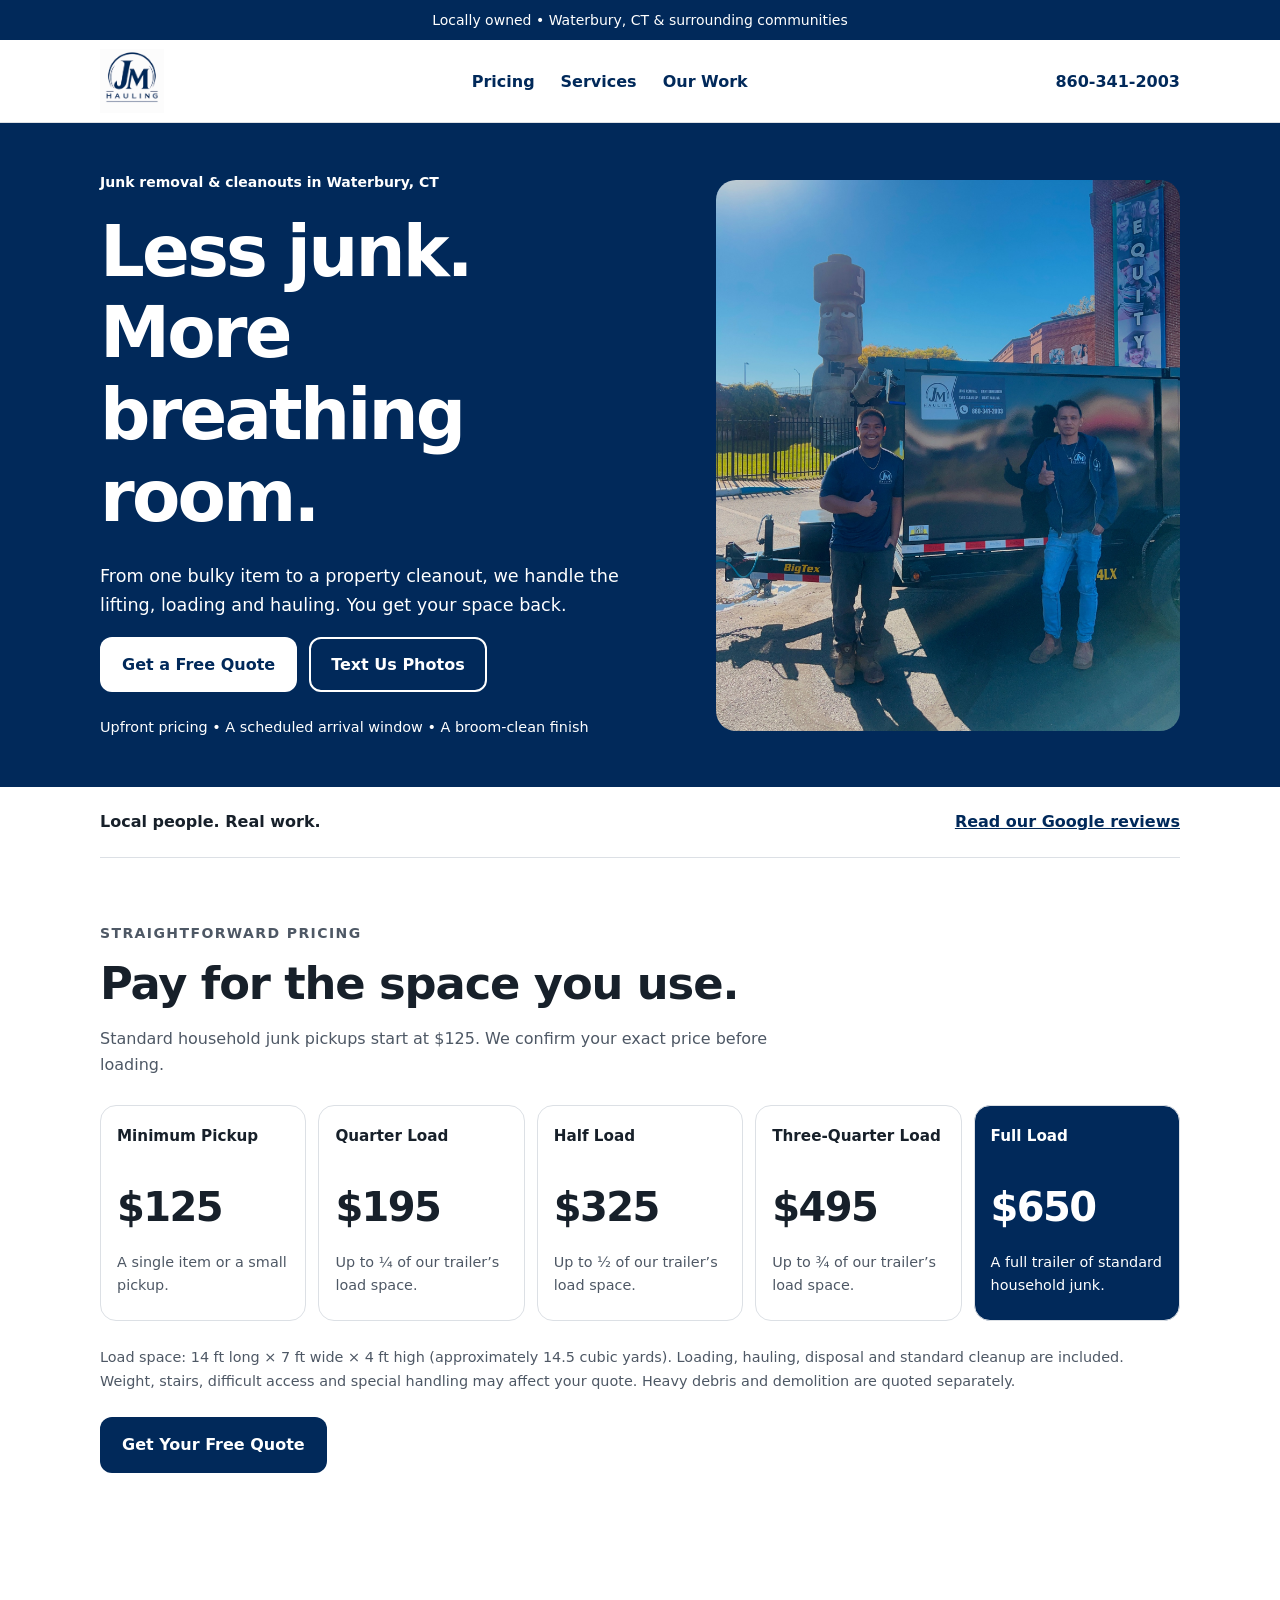
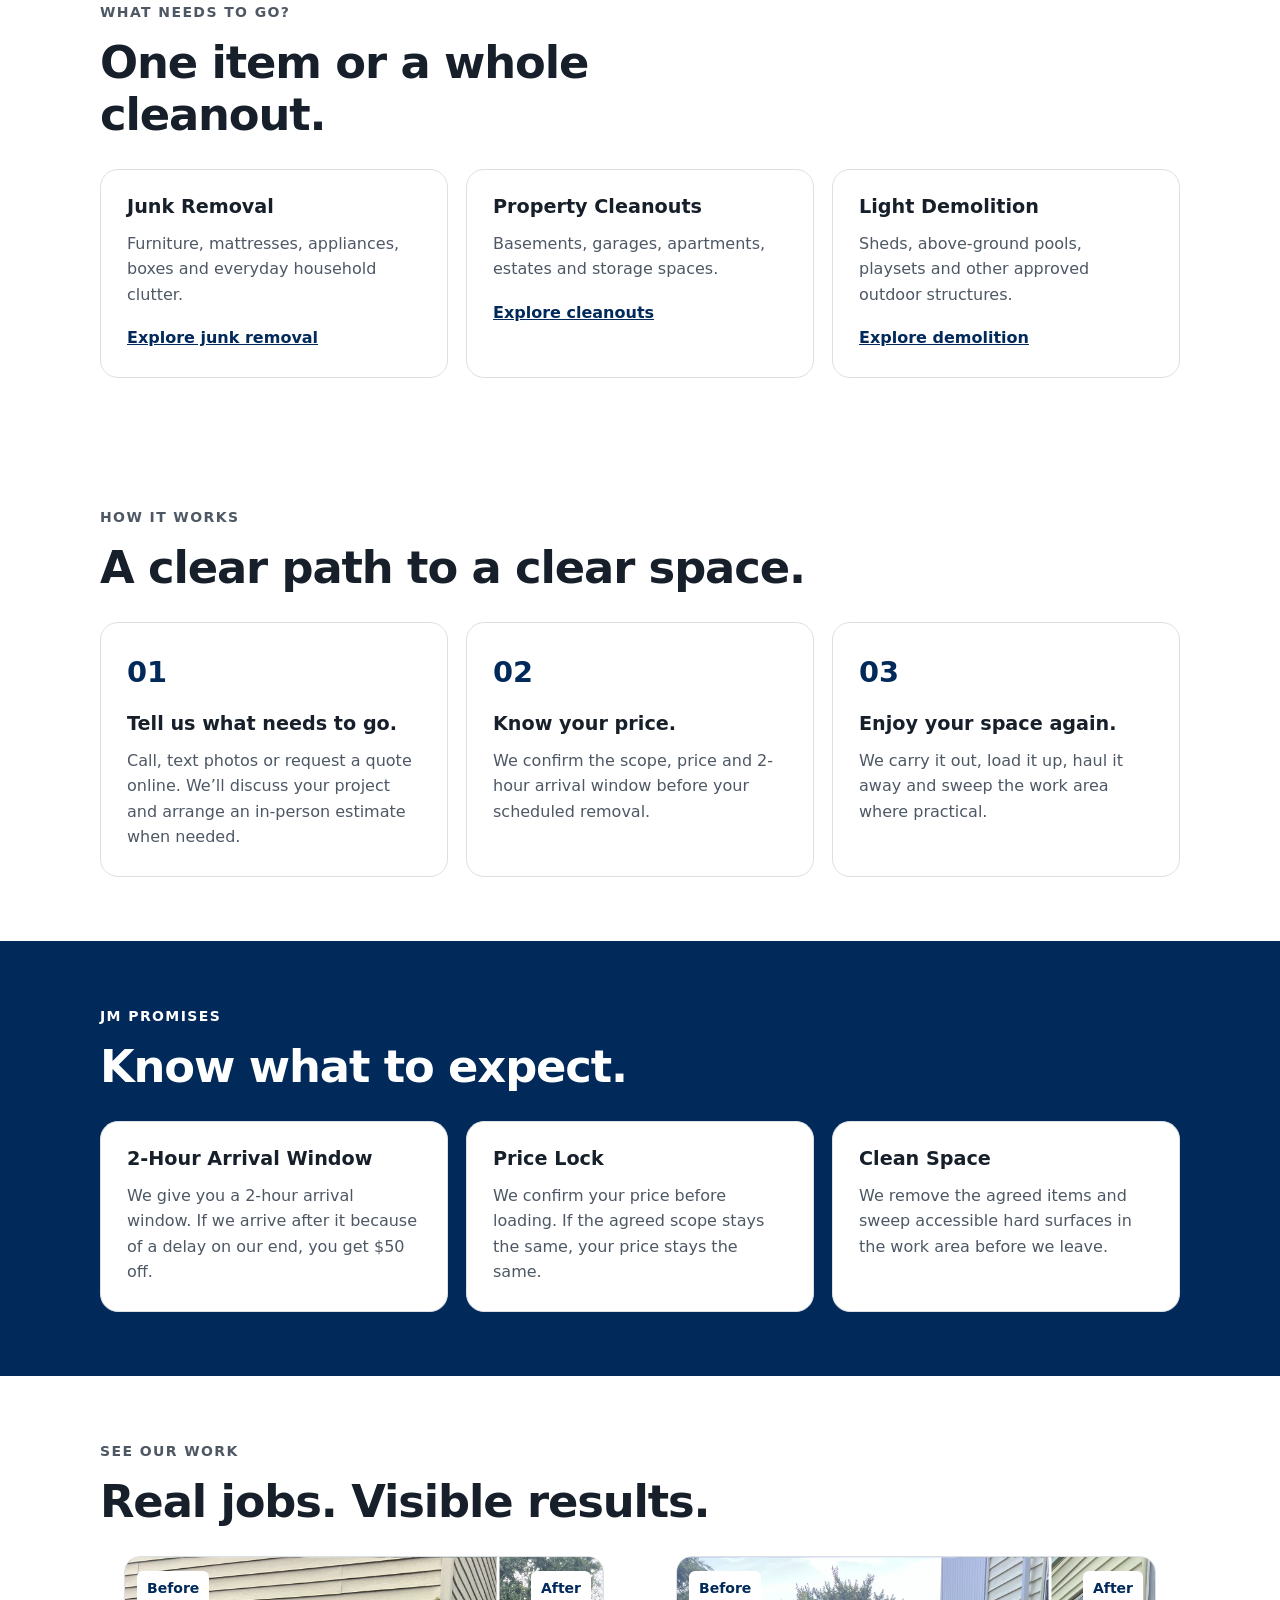
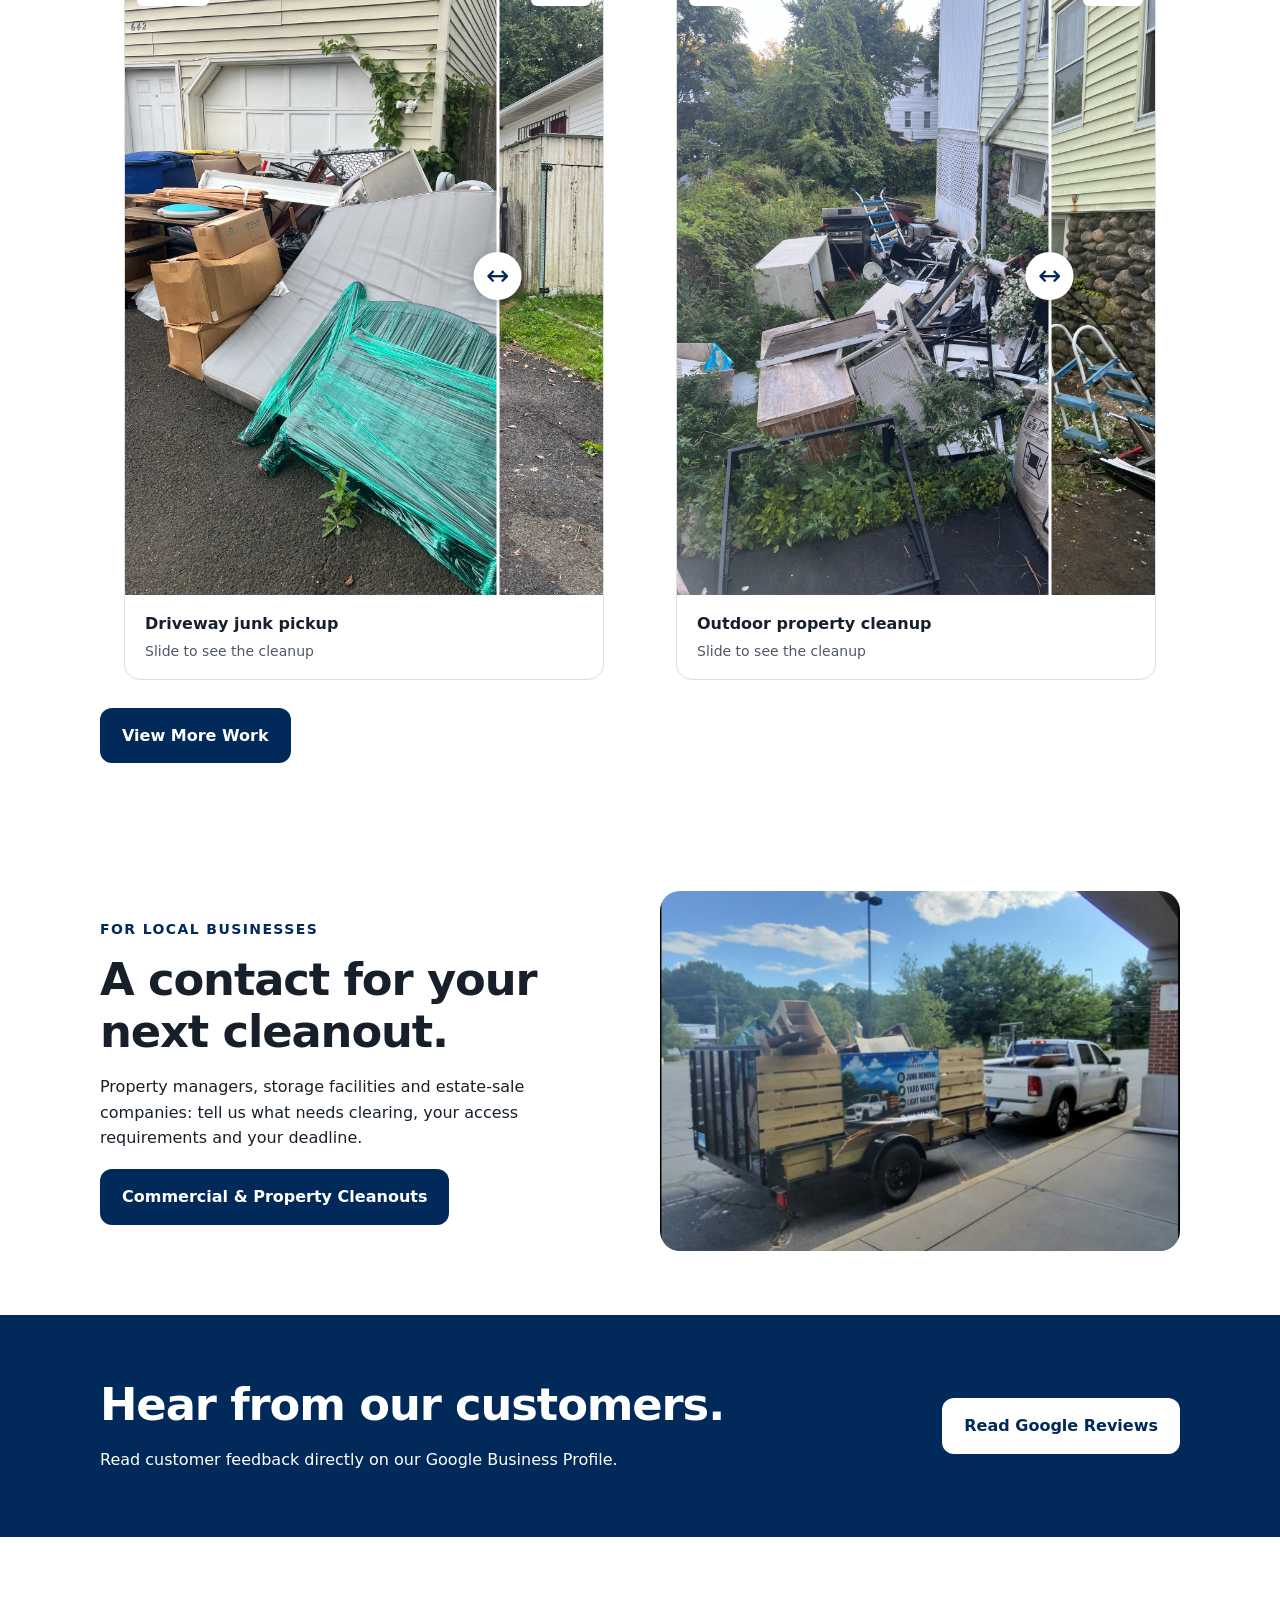
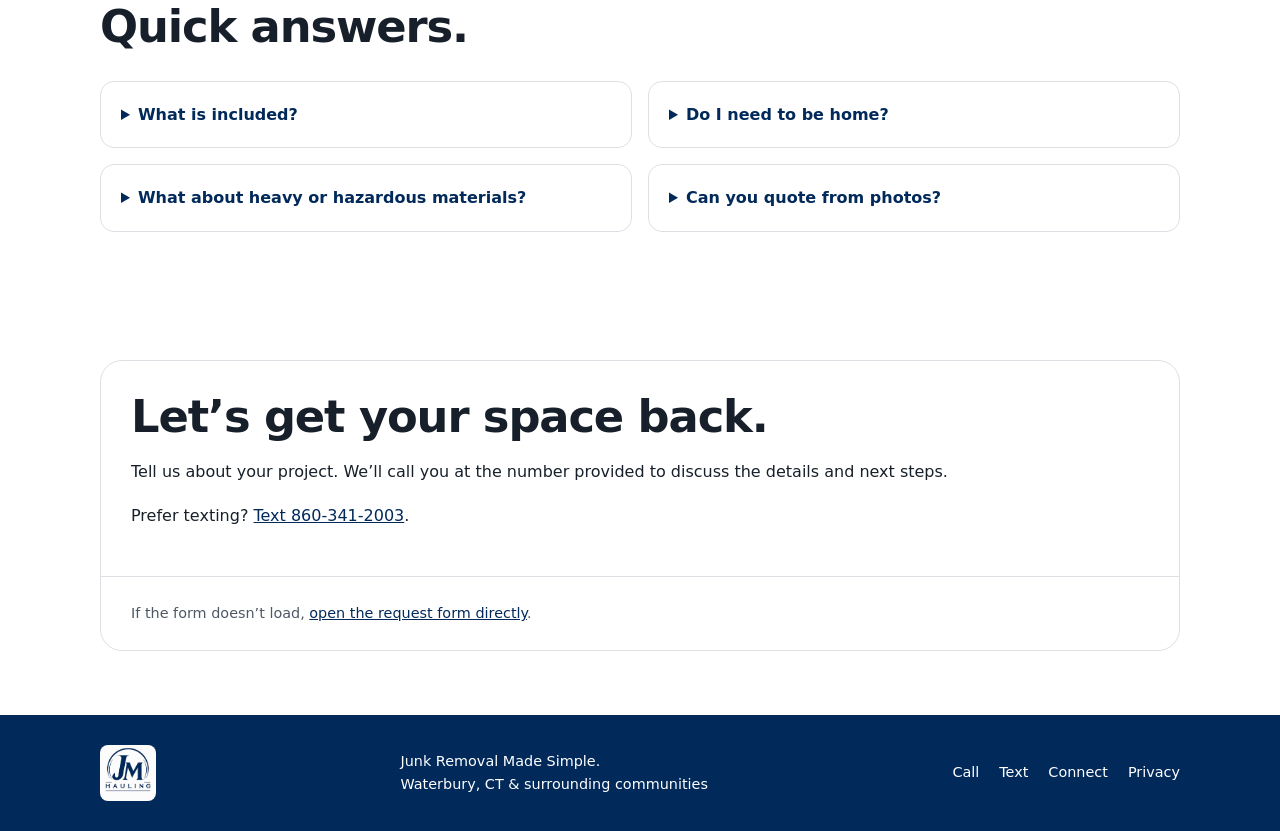
<file: index.html>
<!DOCTYPE html>
<html lang="en">
<head>
  <!-- Google tag (gtag.js) -->
<script async src="https://www.googletagmanager.com/gtag/js?id=G-0M6MHVW9EZ"></script>
<script>
  window.dataLayer = window.dataLayer || [];
  function gtag(){dataLayer.push(arguments);}
  gtag('js', new Date());

  gtag('config', 'G-0M6MHVW9EZ');
  gtag('config', 'AW-18402638297');
</script>
  <meta charset="UTF-8">
  <meta name="viewport" content="width=device-width, initial-scale=1.0">
  <meta name="description" content="JM Hauling makes junk removal simple. Request a free quote in Waterbury, CT and surrounding communities.">
  <title>JM Hauling | Junk Removal in Waterbury, CT</title>
  <link rel="icon" type="image/png" href="assets/logo.png">
<link rel="apple-touch-icon" href="assets/logo.png">
<link rel="stylesheet" href="assets/styles.css?v=3">
  <!-- Meta Pixel Code -->
<script>
!function(f,b,e,v,n,t,s)
{if(f.fbq)return;n=f.fbq=function(){n.callMethod?
n.callMethod.apply(n,arguments):n.queue.push(arguments)};
if(!f._fbq)f._fbq=n;n.push=n;n.loaded=!0;n.version='2.0';
n.queue=[];t=b.createElement(e);t.async=!0;
t.src=v;s=b.getElementsByTagName(e)[0];
s.parentNode.insertBefore(t,s)}(window, document,'script',
'https://connect.facebook.net/en_US/fbevents.js');
fbq('init', '1035782122408528');
fbq('track', 'PageView');
</script>
<noscript><img height="1" width="1" style="display:none"
src="https://www.facebook.com/tr?id=1035782122408528&ev=PageView&noscript=1"
/></noscript>
<!-- End Meta Pixel Code -->
<meta name="robots" content="noindex, nofollow"></head>
<body><div class="topbar">Locally owned • Waterbury, CT & surrounding communities</div><nav class="nav"><div class="container nav-inner"><a class="logo" href="./"><img src="assets/logo.png" alt="JM Hauling"></a><div class="nav-links"><a href="#pricing">Pricing</a><a href="#services">Services</a><a href="#work">Our Work</a></div><a class="nav-contact" href="tel:+18603412003">860-341-2003</a></div></nav><main id="top"><header class="hero"><div class="container hero-layout"><div class="hero-content"><p class="eyebrow">Junk removal & cleanouts in Waterbury, CT</p><h1>Less junk.<br>More breathing room.</h1><p>From one bulky item to a property cleanout, we handle the lifting, loading and hauling. You get your space back.</p><div class="hero-actions"><a class="btn btn-light" href="#quote">Get a Free Quote</a><a class="btn btn-outline" href="sms:+18603412003">Text Us Photos</a></div><div class="promise">Upfront pricing • A scheduled arrival window • A broom-clean finish</div></div><img class="hero-photo" src="assets/team-big-tex-real.jpg" alt="Khaz and Hiram beside the JM Hauling Big Tex dump trailer" width="1726" height="2048" fetchpriority="high"></div></header>
<div class="trust-strip container"><span>Local people. Real work.</span><a href="https://share.google/BLjAAYY6S3qTiSMO6" target="_blank" rel="noopener">Read our Google reviews</a></div>
<section id="pricing"><div class="container"><div class="section-intro"><p class="kicker">Straightforward pricing</p><h2>Pay for the space you use.</h2><p>Standard household junk pickups start at $125. We confirm your exact price before loading.</p></div><div class="price-grid"><article class="price-card"><h3>Minimum Pickup</h3><strong>$125</strong><p>A single item or a small pickup.</p></article><article class="price-card"><h3>Quarter Load</h3><strong>$195</strong><p>Up to ¼ of our trailer’s load space.</p></article><article class="price-card"><h3>Half Load</h3><strong>$325</strong><p>Up to ½ of our trailer’s load space.</p></article><article class="price-card"><h3>Three-Quarter Load</h3><strong>$495</strong><p>Up to ¾ of our trailer’s load space.</p></article><article class="price-card"><h3>Full Load</h3><strong>$650</strong><p>A full trailer of standard household junk.</p></article></div><p class="pricing-note">Load space: 14 ft long × 7 ft wide × 4 ft high (approximately 14.5 cubic yards). Loading, hauling, disposal and standard cleanup are included. Weight, stairs, difficult access and special handling may affect your quote. Heavy debris and demolition are quoted separately.</p><a class="btn btn-primary" href="#quote">Get Your Free Quote</a></div></section>
<section class="services" id="services"><div class="container"><div class="section-intro"><p class="kicker">What needs to go?</p><h2>One item or a whole cleanout.</h2></div><div class="service-grid"><article class="service"><h3>Junk Removal</h3><p>Furniture, mattresses, appliances, boxes and everyday household clutter.</p><a href="services/junk-removal/">Explore junk removal</a></article><article class="service"><h3>Property Cleanouts</h3><p>Basements, garages, apartments, estates and storage spaces.</p><a href="services/cleanouts/">Explore cleanouts</a></article><article class="service"><h3>Light Demolition</h3><p>Sheds, above-ground pools, playsets and other approved outdoor structures.</p><a href="services/light-demolition/">Explore demolition</a></article></div></div></section>
<section><div class="container"><div class="section-intro"><p class="kicker">How it works</p><h2>A clear path to a clear space.</h2></div><div class="service-grid"><article class="service"><span class="step-no">01</span><h3>Tell us what needs to go.</h3><p>Call, text photos or request a quote online. We’ll discuss your project and arrange an in-person estimate when needed.</p></article><article class="service"><span class="step-no">02</span><h3>Know your price.</h3><p>We confirm the scope, price and 2-hour arrival window before your scheduled removal.</p></article><article class="service"><span class="step-no">03</span><h3>Enjoy your space again.</h3><p>We carry it out, load it up, haul it away and sweep the work area where practical.</p></article></div></div></section>
<section class="promises"><div class="container"><div class="section-intro"><p class="kicker">JM Promises</p><h2>Know what to expect.</h2></div><div class="service-grid"><article class="service"><h3>2-Hour Arrival Window</h3><p>We give you a 2-hour arrival window. If we arrive after it because of a delay on our end, you get $50 off.</p></article><article class="service"><h3>Price Lock</h3><p>We confirm your price before loading. If the agreed scope stays the same, your price stays the same.</p></article><article class="service"><h3>Clean Space</h3><p>We remove the agreed items and sweep accessible hard surfaces in the work area before we leave.</p></article></div></div></section>
<section id="work"><div class="container"><div class="section-intro"><p class="kicker">See our work</p><h2>Real jobs. Visible results.</h2></div><div class="comparison-grid"><figure class="comparison-card"><div class="comparison" style="--split:78%">
 <img loading="lazy" src="assets/driveway-after-hd.jpg" alt="Driveway junk pickup: after" width="1536" height="2048">
 <img loading="lazy" class="comparison-before" src="assets/driveway-before-hd.jpg" alt="Driveway junk pickup: before" width="1536" height="2048">
 <span class="comparison-label before-label">Before</span><span class="comparison-label after-label">After</span>
 <div class="comparison-divider"><span aria-hidden="true">↔</span></div>
 <input class="comparison-input" type="range" min="0" max="100" value="78" aria-label="Slide to compare driveway junk pickup">
 </div><figcaption>Driveway junk pickup<small>Slide to see the cleanup</small></figcaption></figure><figure class="comparison-card"><div class="comparison" style="--split:78%">
 <img loading="lazy" src="assets/property-after-hd.jpg" alt="Outdoor property cleanup: after" width="1536" height="2048">
 <img loading="lazy" class="comparison-before" src="assets/property-before-hd.jpg" alt="Outdoor property cleanup: before" width="1536" height="2048">
 <span class="comparison-label before-label">Before</span><span class="comparison-label after-label">After</span>
 <div class="comparison-divider"><span aria-hidden="true">↔</span></div>
 <input class="comparison-input" type="range" min="0" max="100" value="78" aria-label="Slide to compare outdoor property cleanup">
 </div><figcaption>Outdoor property cleanup<small>Slide to see the cleanup</small></figcaption></figure></div><a class="btn btn-primary" href="gallery/">View More Work</a></div></section>
<section class="services"><div class="container commercial"><div><p class="kicker">For local businesses</p><h2>A contact for your next cleanout.</h2><p>Property managers, storage facilities and estate-sale companies: tell us what needs clearing, your access requirements and your deadline.</p><a class="btn btn-primary" href="commercial/">Commercial & Property Cleanouts</a></div><img loading="lazy" src="assets/commercial-pickup.jpg" alt="JM Hauling truck and trailer at a pickup"></div></section>
<section class="reviews"><div class="container reviews-row"><div><h2>Hear from our customers.</h2><p>Read customer feedback directly on our Google Business Profile.</p></div><a class="btn" href="https://share.google/BLjAAYY6S3qTiSMO6" target="_blank" rel="noopener">Read Google Reviews</a></div></section>
<section><div class="container"><div class="section-intro"><h2>Quick answers.</h2></div><div class="faq-grid"><details><summary>What is included?</summary><p>Standard removal includes lifting, loading, hauling, disposal and a broom-clean finish on accessible hard surfaces. We confirm any additional work before starting.</p></details><details><summary>Do I need to be home?</summary><p>Curbside and driveway pickups may be completed without you present after scope, access and payment arrangements are confirmed.</p></details><details><summary>What about heavy or hazardous materials?</summary><p>Heavy debris requires a separate quote and loading limit. We do not accept hazardous materials. Tell us about any unusual items before booking.</p></details><details><summary>Can you quote from photos?</summary><p>Photos often help us estimate. Larger or complex jobs may need a free in-person assessment. Your final price is confirmed before loading.</p></details></div></div></section>
<section id="quote"><div class="container"><div class="quote-card"><div class="quote-head"><h2>Let’s get your space back.</h2><p>Tell us about your project. We’ll call you at the number provided to discuss the details and next steps.</p><p>Prefer texting? <a href="sms:+18603412003">Text 860-341-2003</a>.</p></div><div id="efe92b56-11de-4e5d-9efe-fcc42fae30c5-5248120"></div>
<link rel="stylesheet" href="https://d3ey4dbjkt2f6s.cloudfront.net/assets/external/work_request_embed.css" media="screen" />
<script src="https://d3ey4dbjkt2f6s.cloudfront.net/assets/static_link/work_request_embed_snippet.js" clienthub_id="efe92b56-11de-4e5d-9efe-fcc42fae30c5-5248120" form_url="https://clienthub.getjobber.com/client_hubs/efe92b56-11de-4e5d-9efe-fcc42fae30c5/public/work_request/embedded_work_request_form?form_id=5248120"></script><p class="pricing-note">If the form doesn’t load, <a href="https://clienthub.getjobber.com/client_hubs/efe92b56-11de-4e5d-9efe-fcc42fae30c5/public/work_request/embedded_work_request_form?form_id=5248120">open the request form directly</a>.</p></div></div></section></main>
<footer><div class="container footer-row"><img src="assets/logo.png" alt="JM Hauling"><div>Junk Removal Made Simple.<br>Waterbury, CT & surrounding communities</div><div class="footer-links"><a href="tel:+18603412003">Call</a><a href="sms:+18603412003">Text</a><a href="connect/">Connect</a><a href="privacy/">Privacy</a></div></div></footer><script src="assets/comparison.js" defer></script><script src="assets/contact-tracking.js?v=1" defer></script></body></html>
</file>
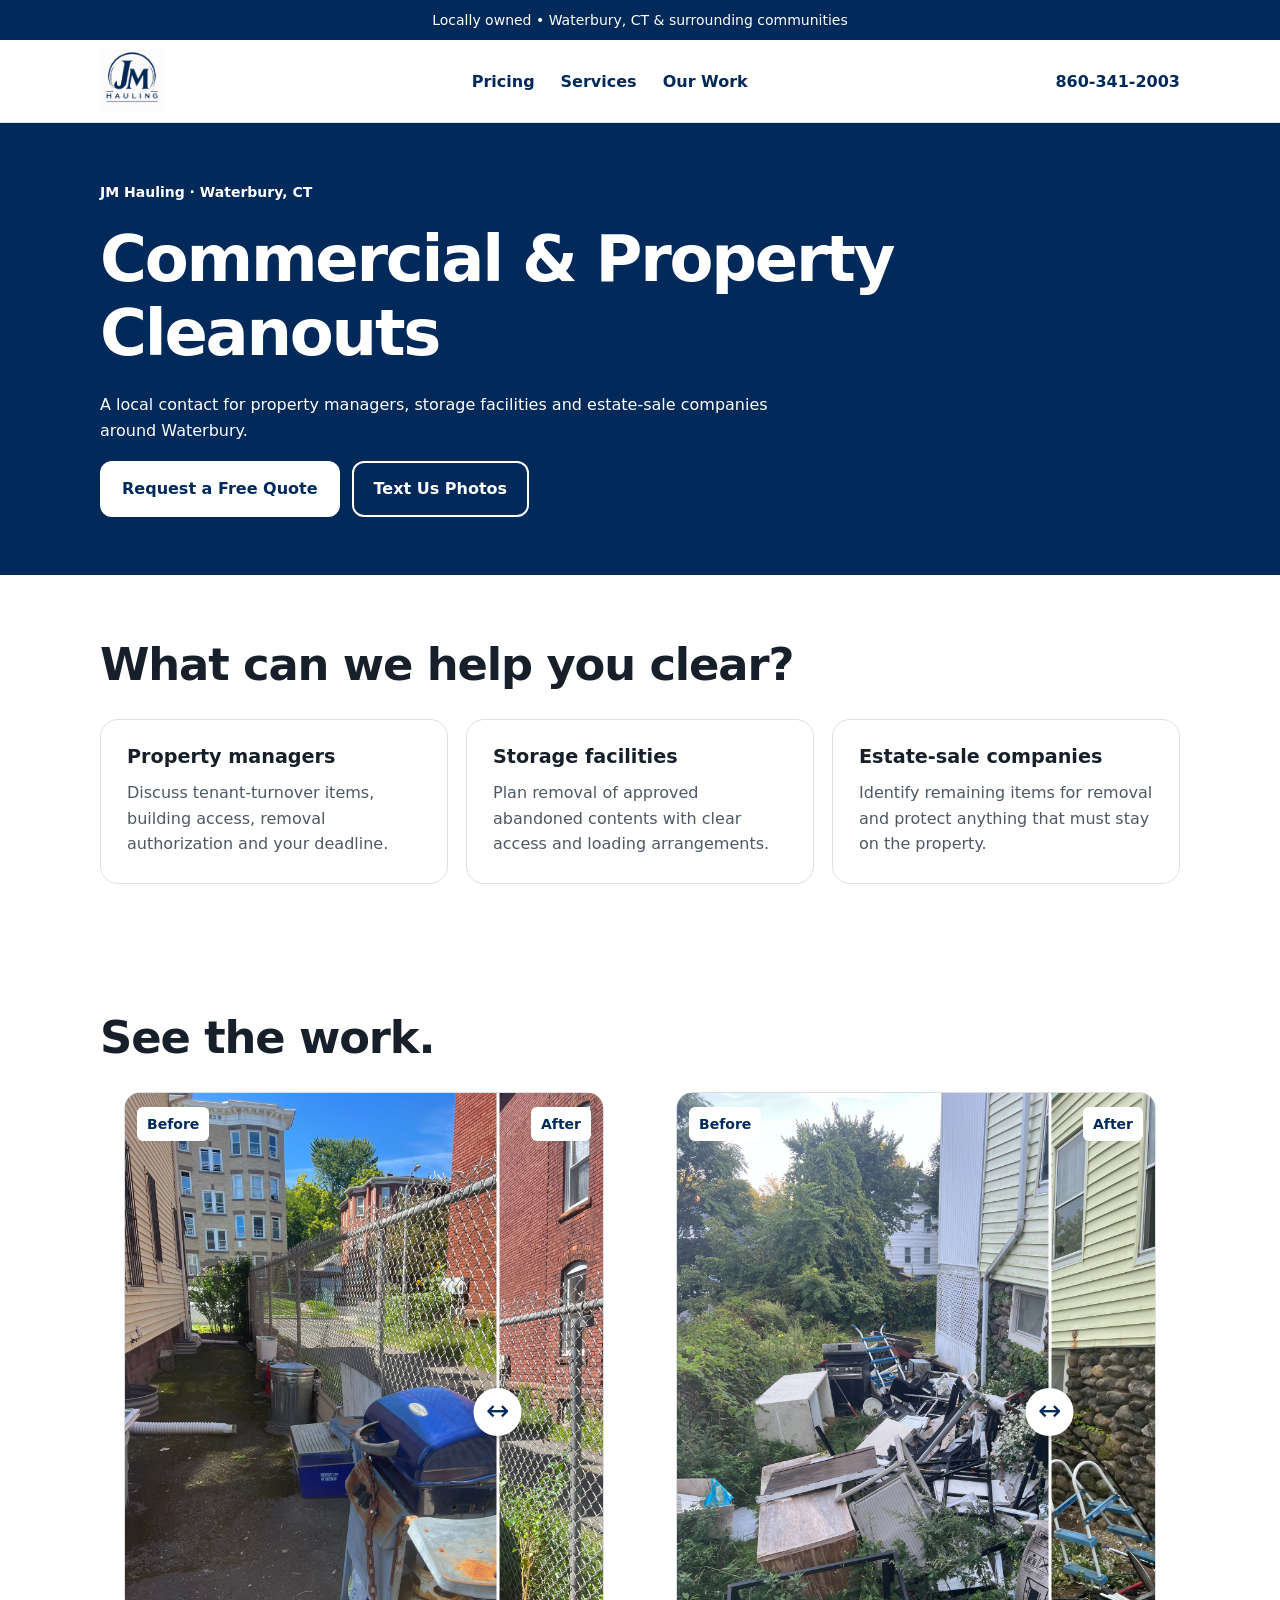
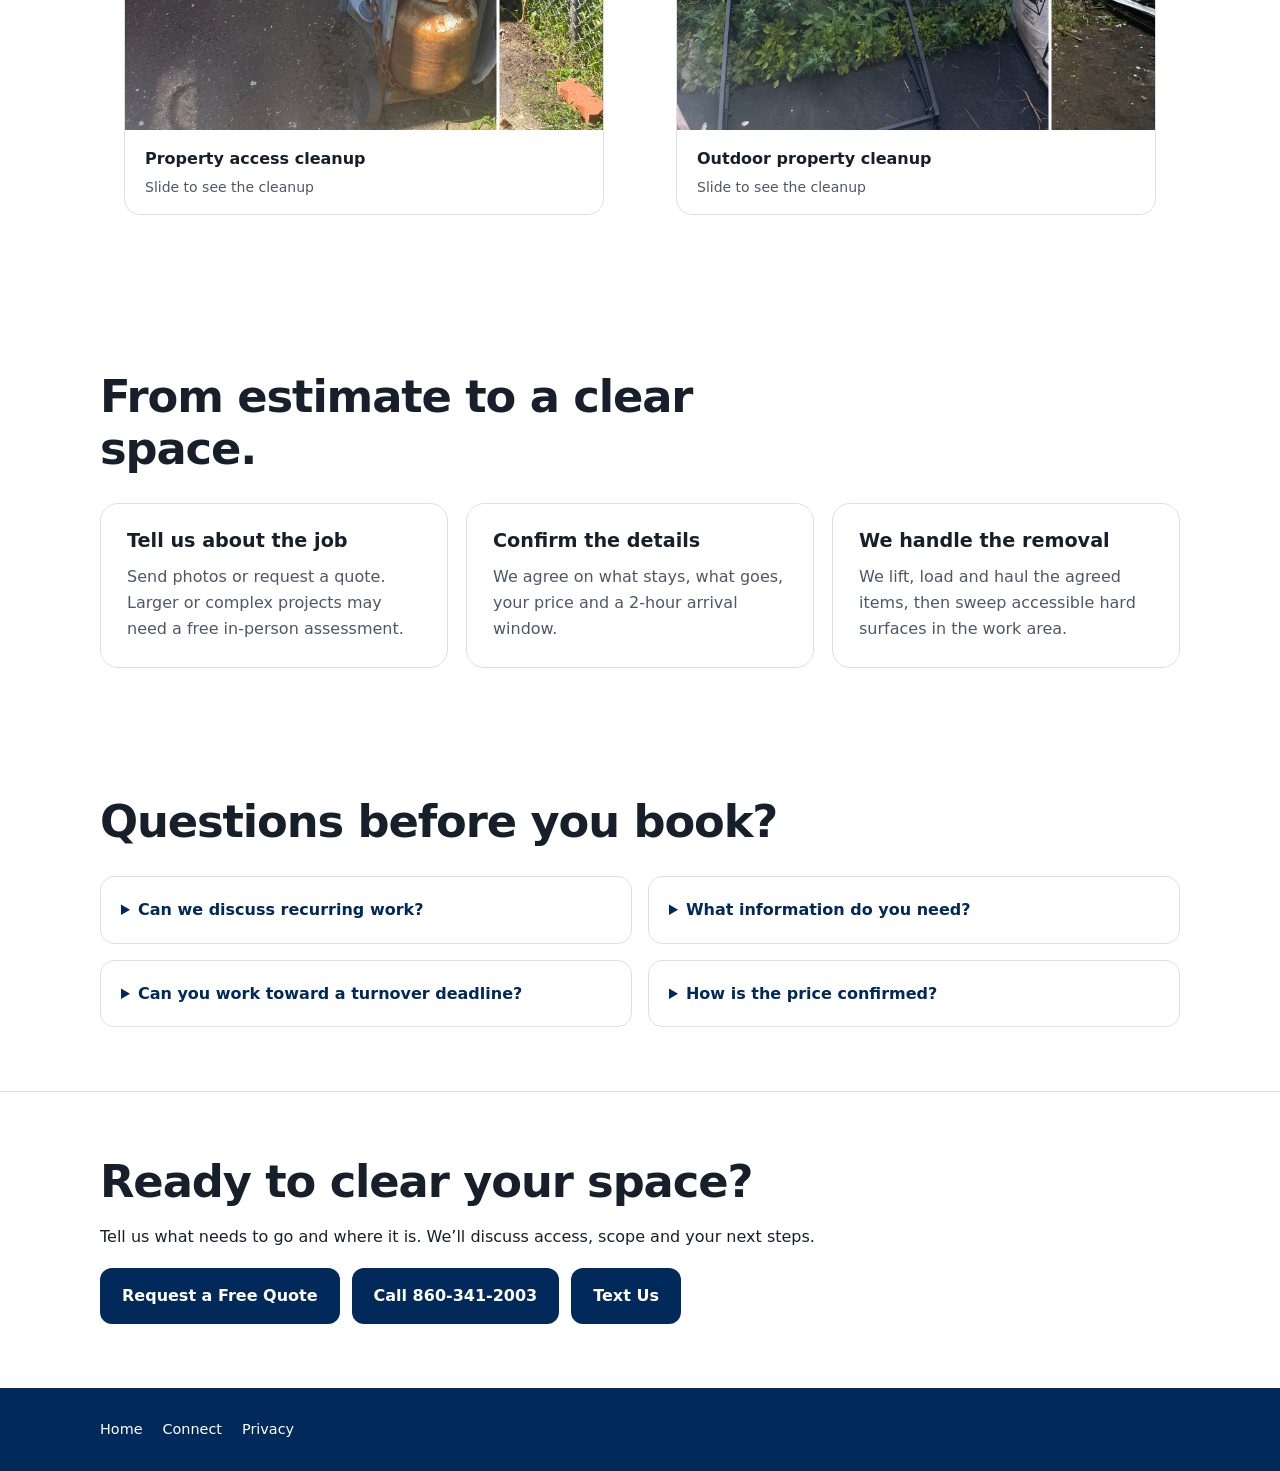
<file: commercial/index.html>
<!DOCTYPE html>
<html lang="en">
<head>
  <!-- Google tag (gtag.js) -->
<script async src="https://www.googletagmanager.com/gtag/js?id=G-0M6MHVW9EZ"></script>
<script>
  window.dataLayer = window.dataLayer || [];
  function gtag(){dataLayer.push(arguments);}
  gtag('js', new Date());

  gtag('config', 'G-0M6MHVW9EZ');
  gtag('config', 'AW-18402638297');
</script>
  <meta charset="UTF-8">
  <meta name="viewport" content="width=device-width, initial-scale=1.0">
  <meta name="description" content="A local contact for property managers, storage facilities and estate-sale companies around Waterbury.">
  <title>Commercial & Property Cleanouts | JM Hauling</title>
  <link rel="icon" type="image/png" href="../assets/logo.png">
<link rel="apple-touch-icon" href="../assets/logo.png">
<link rel="stylesheet" href="../assets/styles.css?v=3">
  <!-- Meta Pixel Code -->
<script>
!function(f,b,e,v,n,t,s)
{if(f.fbq)return;n=f.fbq=function(){n.callMethod?
n.callMethod.apply(n,arguments):n.queue.push(arguments)};
if(!f._fbq)f._fbq=n;n.push=n;n.loaded=!0;n.version='2.0';
n.queue=[];t=b.createElement(e);t.async=!0;
t.src=v;s=b.getElementsByTagName(e)[0];
s.parentNode.insertBefore(t,s)}(window, document,'script',
'https://connect.facebook.net/en_US/fbevents.js');
fbq('init', '1035782122408528');
fbq('track', 'PageView');
</script>
<noscript><img height="1" width="1" style="display:none"
src="https://www.facebook.com/tr?id=1035782122408528&ev=PageView&noscript=1"
/></noscript>
<!-- End Meta Pixel Code -->
<meta name="robots" content="noindex, nofollow"></head>
<body><div class="topbar">Locally owned • Waterbury, CT & surrounding communities</div>
 <nav class="nav"><div class="container nav-inner"><a class="logo" href="../"><img src="../assets/logo.png" alt="JM Hauling"></a><div class="nav-links"><a href="../#pricing">Pricing</a><a href="../#services">Services</a><a href="../gallery/">Our Work</a></div><a class="nav-contact" href="tel:+18603412003">860-341-2003</a></div></nav>
 <main><header class="subhero"><div class="container"><p class="eyebrow">JM Hauling · Waterbury, CT</p><h1>Commercial & Property Cleanouts</h1><p>A local contact for property managers, storage facilities and estate-sale companies around Waterbury.</p><div class="hero-actions"><a class="btn btn-light" href="../#quote">Request a Free Quote</a><a class="btn btn-outline" href="sms:+18603412003">Text Us Photos</a></div></div></header><section><div class="container"><div class="section-intro"><h2>What can we help you clear?</h2></div><div class="service-grid"><article class="service"><h3>Property managers</h3><p>Discuss tenant-turnover items, building access, removal authorization and your deadline.</p></article><article class="service"><h3>Storage facilities</h3><p>Plan removal of approved abandoned contents with clear access and loading arrangements.</p></article><article class="service"><h3>Estate-sale companies</h3><p>Identify remaining items for removal and protect anything that must stay on the property.</p></article></div></div></section><section><div class="container"><div class="section-intro"><h2>See the work.</h2></div><div class="comparison-grid"><figure class="comparison-card"><div class="comparison" style="--split:78%">
 <img loading="lazy" src="../assets/alley-after-hd.jpg" alt="Property access cleanup: after" width="1536" height="2048">
 <img loading="lazy" class="comparison-before" src="../assets/alley-before-hd.jpg" alt="Property access cleanup: before" width="1536" height="2048">
 <span class="comparison-label before-label">Before</span><span class="comparison-label after-label">After</span>
 <div class="comparison-divider"><span aria-hidden="true">↔</span></div>
 <input class="comparison-input" type="range" min="0" max="100" value="78" aria-label="Slide to compare property access cleanup">
 </div><figcaption>Property access cleanup<small>Slide to see the cleanup</small></figcaption></figure><figure class="comparison-card"><div class="comparison" style="--split:78%">
 <img loading="lazy" src="../assets/property-after-hd.jpg" alt="Outdoor property cleanup: after" width="1536" height="2048">
 <img loading="lazy" class="comparison-before" src="../assets/property-before-hd.jpg" alt="Outdoor property cleanup: before" width="1536" height="2048">
 <span class="comparison-label before-label">Before</span><span class="comparison-label after-label">After</span>
 <div class="comparison-divider"><span aria-hidden="true">↔</span></div>
 <input class="comparison-input" type="range" min="0" max="100" value="78" aria-label="Slide to compare outdoor property cleanup">
 </div><figcaption>Outdoor property cleanup<small>Slide to see the cleanup</small></figcaption></figure></div></div></section><section><div class="container"><div class="section-intro"><h2>From estimate to a clear space.</h2></div><div class="service-grid"><article class="service"><h3>Tell us about the job</h3><p>Send photos or request a quote. Larger or complex projects may need a free in-person assessment.</p></article><article class="service"><h3>Confirm the details</h3><p>We agree on what stays, what goes, your price and a 2-hour arrival window.</p></article><article class="service"><h3>We handle the removal</h3><p>We lift, load and haul the agreed items, then sweep accessible hard surfaces in the work area.</p></article></div></div></section><section><div class="container"><div class="section-intro"><h2>Questions before you book?</h2></div><div class="faq-grid"><details><summary>Can we discuss recurring work?</summary><p>Yes. Tell us about the properties, typical scope and scheduling needs so we can discuss a suitable arrangement.</p></details><details><summary>What information do you need?</summary><p>The address, photos or inventory, access details, authorization to remove the items and your preferred timeline.</p></details><details><summary>Can you work toward a turnover deadline?</summary><p>We’ll discuss your deadline and available scheduling before confirming the job.</p></details><details><summary>How is the price confirmed?</summary><p>We assess the scope, volume, access and special handling, then agree on a quote before starting.</p></details></div></div></section>
 <section class="service-cta"><div class="container"><h2>Ready to clear your space?</h2><p>Tell us what needs to go and where it is. We’ll discuss access, scope and your next steps.</p><div class="hero-actions"><a class="btn btn-primary" href="../#quote">Request a Free Quote</a><a class="btn btn-primary" href="tel:+18603412003">Call 860-341-2003</a><a class="btn btn-primary" href="sms:+18603412003">Text Us</a></div></div></section></main>
 <footer><div class="container footer-links"><a href="../">Home</a><a href="../connect/">Connect</a><a href="../privacy/">Privacy</a></div></footer><script src="../assets/comparison.js" defer></script><script src="../assets/contact-tracking.js?v=1" defer></script></body></html>
</file>
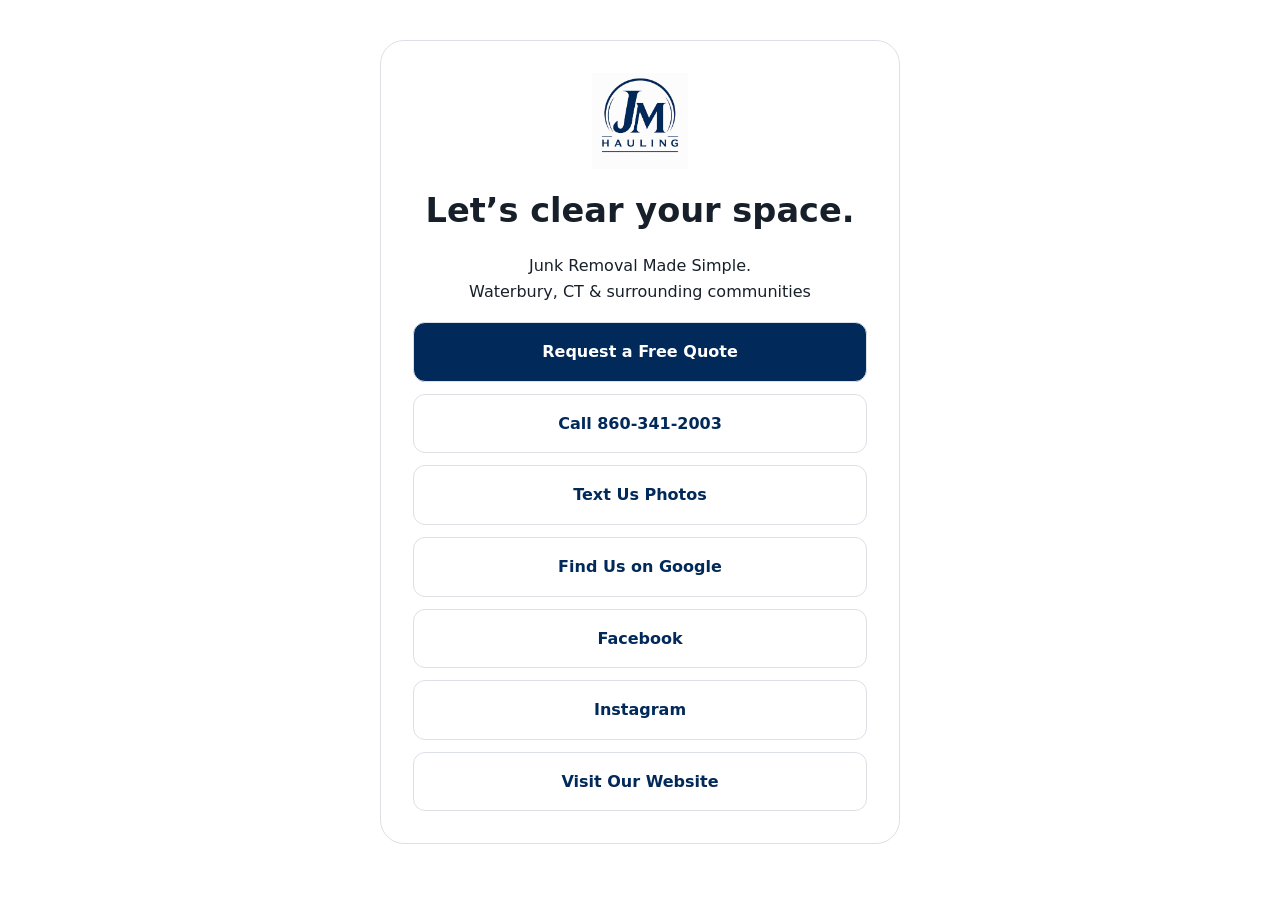
<file: connect/index.html>
<!doctype html><html lang="en"><head><meta charset="utf-8"><meta name="viewport" content="width=device-width, initial-scale=1"><title>Connect with JM Hauling</title><meta name="description" content="Contact JM Hauling, request a quote and find our social pages."><link rel="stylesheet" href="../assets/styles.css?v=3"><link rel="icon" href="../assets/logo.png">  <!-- Google tag (gtag.js) -->
<script async src="https://www.googletagmanager.com/gtag/js?id=G-0M6MHVW9EZ"></script>
<script>
  window.dataLayer = window.dataLayer || [];
  function gtag(){dataLayer.push(arguments);}
  gtag('js', new Date());

  gtag('config', 'G-0M6MHVW9EZ');
  gtag('config', 'AW-18402638297');
</script>
  <!-- Meta Pixel Code -->
<script>
!function(f,b,e,v,n,t,s)
{if(f.fbq)return;n=f.fbq=function(){n.callMethod?
n.callMethod.apply(n,arguments):n.queue.push(arguments)};
if(!f._fbq)f._fbq=n;n.push=n;n.loaded=!0;n.version='2.0';
n.queue=[];t=b.createElement(e);t.async=!0;
t.src=v;s=b.getElementsByTagName(e)[0];
s.parentNode.insertBefore(t,s)}(window, document,'script',
'https://connect.facebook.net/en_US/fbevents.js');
fbq('init', '1035782122408528');
fbq('track', 'PageView');
</script>
<noscript><img height="1" width="1" style="display:none"
src="https://www.facebook.com/tr?id=1035782122408528&ev=PageView&noscript=1"
/></noscript>
<!-- End Meta Pixel Code -->
<meta name="robots" content="noindex, nofollow"></head><body class="connect-body"><main class="connect-card"><img src="../assets/logo.png" alt="JM Hauling"><h1>Let’s clear your space.</h1><p>Junk Removal Made Simple.<br>Waterbury, CT & surrounding communities</p><div class="connect-actions"><a href="https://clienthub.getjobber.com/client_hubs/efe92b56-11de-4e5d-9efe-fcc42fae30c5/public/work_request/embedded_work_request_form?form_id=5248120">Request a Free Quote</a><a href="tel:+18603412003">Call 860-341-2003</a><a href="sms:+18603412003">Text Us Photos</a><a href="https://share.google/BLjAAYY6S3qTiSMO6">Find Us on Google</a><a href="https://www.facebook.com/JMHaulingCT/">Facebook</a><a href="https://www.instagram.com/jmhaulingct/">Instagram</a><a href="../">Visit Our Website</a></div></main><script src="../assets/contact-tracking.js?v=1" defer></script></body></html>
</file>
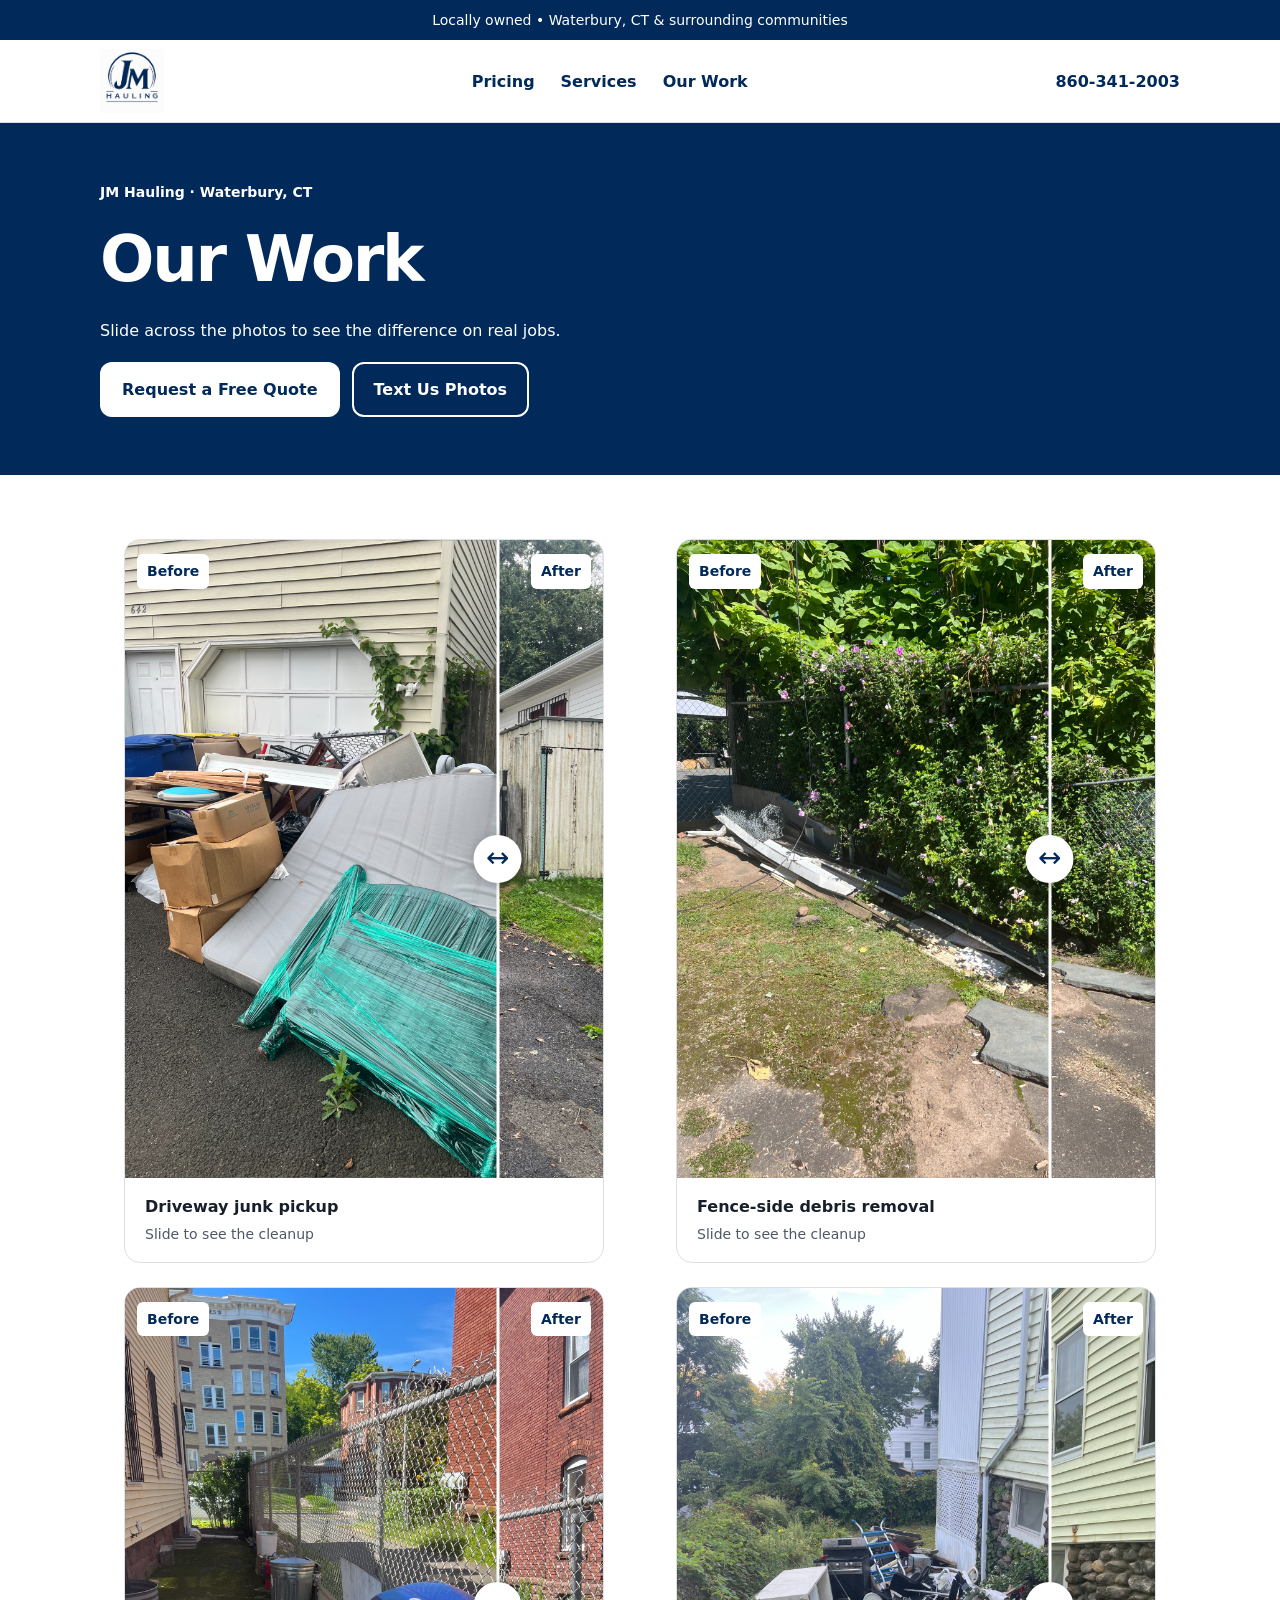
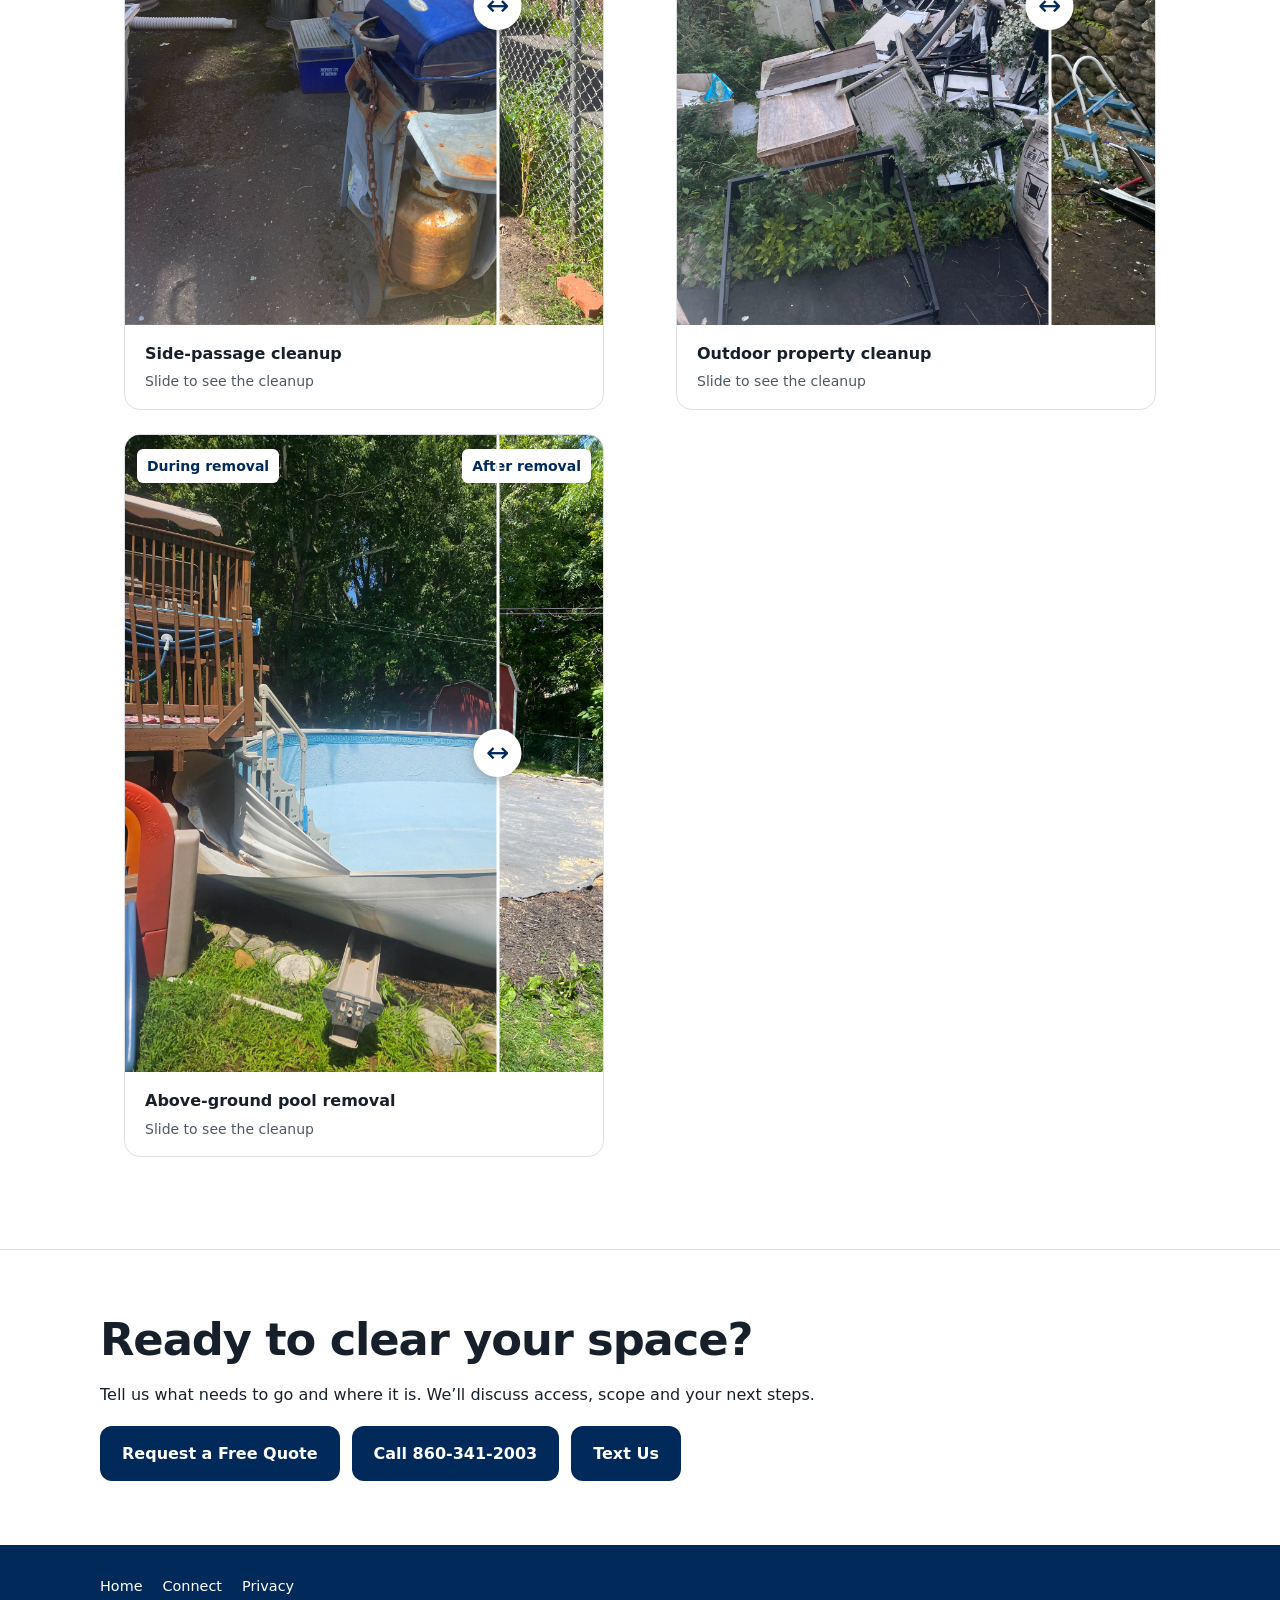
<file: gallery/index.html>
<!DOCTYPE html>
<html lang="en">
<head>
  <!-- Google tag (gtag.js) -->
<script async src="https://www.googletagmanager.com/gtag/js?id=G-0M6MHVW9EZ"></script>
<script>
  window.dataLayer = window.dataLayer || [];
  function gtag(){dataLayer.push(arguments);}
  gtag('js', new Date());

  gtag('config', 'G-0M6MHVW9EZ');
  gtag('config', 'AW-18402638297');
</script>
  <meta charset="UTF-8">
  <meta name="viewport" content="width=device-width, initial-scale=1.0">
  <meta name="description" content="See real JM Hauling pickups, cleanups and demolition work.">
  <title>Our Work | JM Hauling</title>
  <link rel="icon" type="image/png" href="../assets/logo.png">
<link rel="apple-touch-icon" href="../assets/logo.png">
<link rel="stylesheet" href="../assets/styles.css?v=3">
  <!-- Meta Pixel Code -->
<script>
!function(f,b,e,v,n,t,s)
{if(f.fbq)return;n=f.fbq=function(){n.callMethod?
n.callMethod.apply(n,arguments):n.queue.push(arguments)};
if(!f._fbq)f._fbq=n;n.push=n;n.loaded=!0;n.version='2.0';
n.queue=[];t=b.createElement(e);t.async=!0;
t.src=v;s=b.getElementsByTagName(e)[0];
s.parentNode.insertBefore(t,s)}(window, document,'script',
'https://connect.facebook.net/en_US/fbevents.js');
fbq('init', '1035782122408528');
fbq('track', 'PageView');
</script>
<noscript><img height="1" width="1" style="display:none"
src="https://www.facebook.com/tr?id=1035782122408528&ev=PageView&noscript=1"
/></noscript>
<!-- End Meta Pixel Code -->
<meta name="robots" content="noindex, nofollow"></head>
<body><div class="topbar">Locally owned • Waterbury, CT & surrounding communities</div>
 <nav class="nav"><div class="container nav-inner"><a class="logo" href="../"><img src="../assets/logo.png" alt="JM Hauling"></a><div class="nav-links"><a href="../#pricing">Pricing</a><a href="../#services">Services</a><a href="../gallery/">Our Work</a></div><a class="nav-contact" href="tel:+18603412003">860-341-2003</a></div></nav>
 <main><header class="subhero"><div class="container"><p class="eyebrow">JM Hauling · Waterbury, CT</p><h1>Our Work</h1><p>Slide across the photos to see the difference on real jobs.</p><div class="hero-actions"><a class="btn btn-light" href="../#quote">Request a Free Quote</a><a class="btn btn-outline" href="sms:+18603412003">Text Us Photos</a></div></div></header><section><div class="container"><div class="comparison-grid"><figure class="comparison-card"><div class="comparison" style="--split:78%">
 <img loading="lazy" src="../assets/driveway-after-hd.jpg" alt="Driveway junk pickup: after" width="1536" height="2048">
 <img loading="lazy" class="comparison-before" src="../assets/driveway-before-hd.jpg" alt="Driveway junk pickup: before" width="1536" height="2048">
 <span class="comparison-label before-label">Before</span><span class="comparison-label after-label">After</span>
 <div class="comparison-divider"><span aria-hidden="true">↔</span></div>
 <input class="comparison-input" type="range" min="0" max="100" value="78" aria-label="Slide to compare driveway junk pickup">
 </div><figcaption>Driveway junk pickup<small>Slide to see the cleanup</small></figcaption></figure><figure class="comparison-card"><div class="comparison" style="--split:78%">
 <img loading="lazy" src="../assets/fence-after-hd.jpg" alt="Fence-side debris removal: after" width="1536" height="2048">
 <img loading="lazy" class="comparison-before" src="../assets/fence-before-hd.jpg" alt="Fence-side debris removal: before" width="1536" height="2048">
 <span class="comparison-label before-label">Before</span><span class="comparison-label after-label">After</span>
 <div class="comparison-divider"><span aria-hidden="true">↔</span></div>
 <input class="comparison-input" type="range" min="0" max="100" value="78" aria-label="Slide to compare fence-side debris removal">
 </div><figcaption>Fence-side debris removal<small>Slide to see the cleanup</small></figcaption></figure><figure class="comparison-card"><div class="comparison" style="--split:78%">
 <img loading="lazy" src="../assets/alley-after-hd.jpg" alt="Side-passage cleanup: after" width="1536" height="2048">
 <img loading="lazy" class="comparison-before" src="../assets/alley-before-hd.jpg" alt="Side-passage cleanup: before" width="1536" height="2048">
 <span class="comparison-label before-label">Before</span><span class="comparison-label after-label">After</span>
 <div class="comparison-divider"><span aria-hidden="true">↔</span></div>
 <input class="comparison-input" type="range" min="0" max="100" value="78" aria-label="Slide to compare side-passage cleanup">
 </div><figcaption>Side-passage cleanup<small>Slide to see the cleanup</small></figcaption></figure><figure class="comparison-card"><div class="comparison" style="--split:78%">
 <img loading="lazy" src="../assets/property-after-hd.jpg" alt="Outdoor property cleanup: after" width="1536" height="2048">
 <img loading="lazy" class="comparison-before" src="../assets/property-before-hd.jpg" alt="Outdoor property cleanup: before" width="1536" height="2048">
 <span class="comparison-label before-label">Before</span><span class="comparison-label after-label">After</span>
 <div class="comparison-divider"><span aria-hidden="true">↔</span></div>
 <input class="comparison-input" type="range" min="0" max="100" value="78" aria-label="Slide to compare outdoor property cleanup">
 </div><figcaption>Outdoor property cleanup<small>Slide to see the cleanup</small></figcaption></figure><figure class="comparison-card"><div class="comparison" style="--split:78%">
 <img loading="lazy" src="../assets/pool-after.jpg" alt="Above-ground pool removal: after removal" width="480" height="640">
 <img loading="lazy" class="comparison-before" src="../assets/pool-during.jpg" alt="Above-ground pool removal: during removal" width="480" height="640">
 <span class="comparison-label before-label">During removal</span><span class="comparison-label after-label">After removal</span>
 <div class="comparison-divider"><span aria-hidden="true">↔</span></div>
 <input class="comparison-input" type="range" min="0" max="100" value="78" aria-label="Slide to compare above-ground pool removal">
 </div><figcaption>Above-ground pool removal<small>Slide to see the cleanup</small></figcaption></figure></div></div></section>
 <section class="service-cta"><div class="container"><h2>Ready to clear your space?</h2><p>Tell us what needs to go and where it is. We’ll discuss access, scope and your next steps.</p><div class="hero-actions"><a class="btn btn-primary" href="../#quote">Request a Free Quote</a><a class="btn btn-primary" href="tel:+18603412003">Call 860-341-2003</a><a class="btn btn-primary" href="sms:+18603412003">Text Us</a></div></div></section></main>
 <footer><div class="container footer-links"><a href="../">Home</a><a href="../connect/">Connect</a><a href="../privacy/">Privacy</a></div></footer><script src="../assets/comparison.js" defer></script><script src="../assets/contact-tracking.js?v=1" defer></script></body></html>
</file>
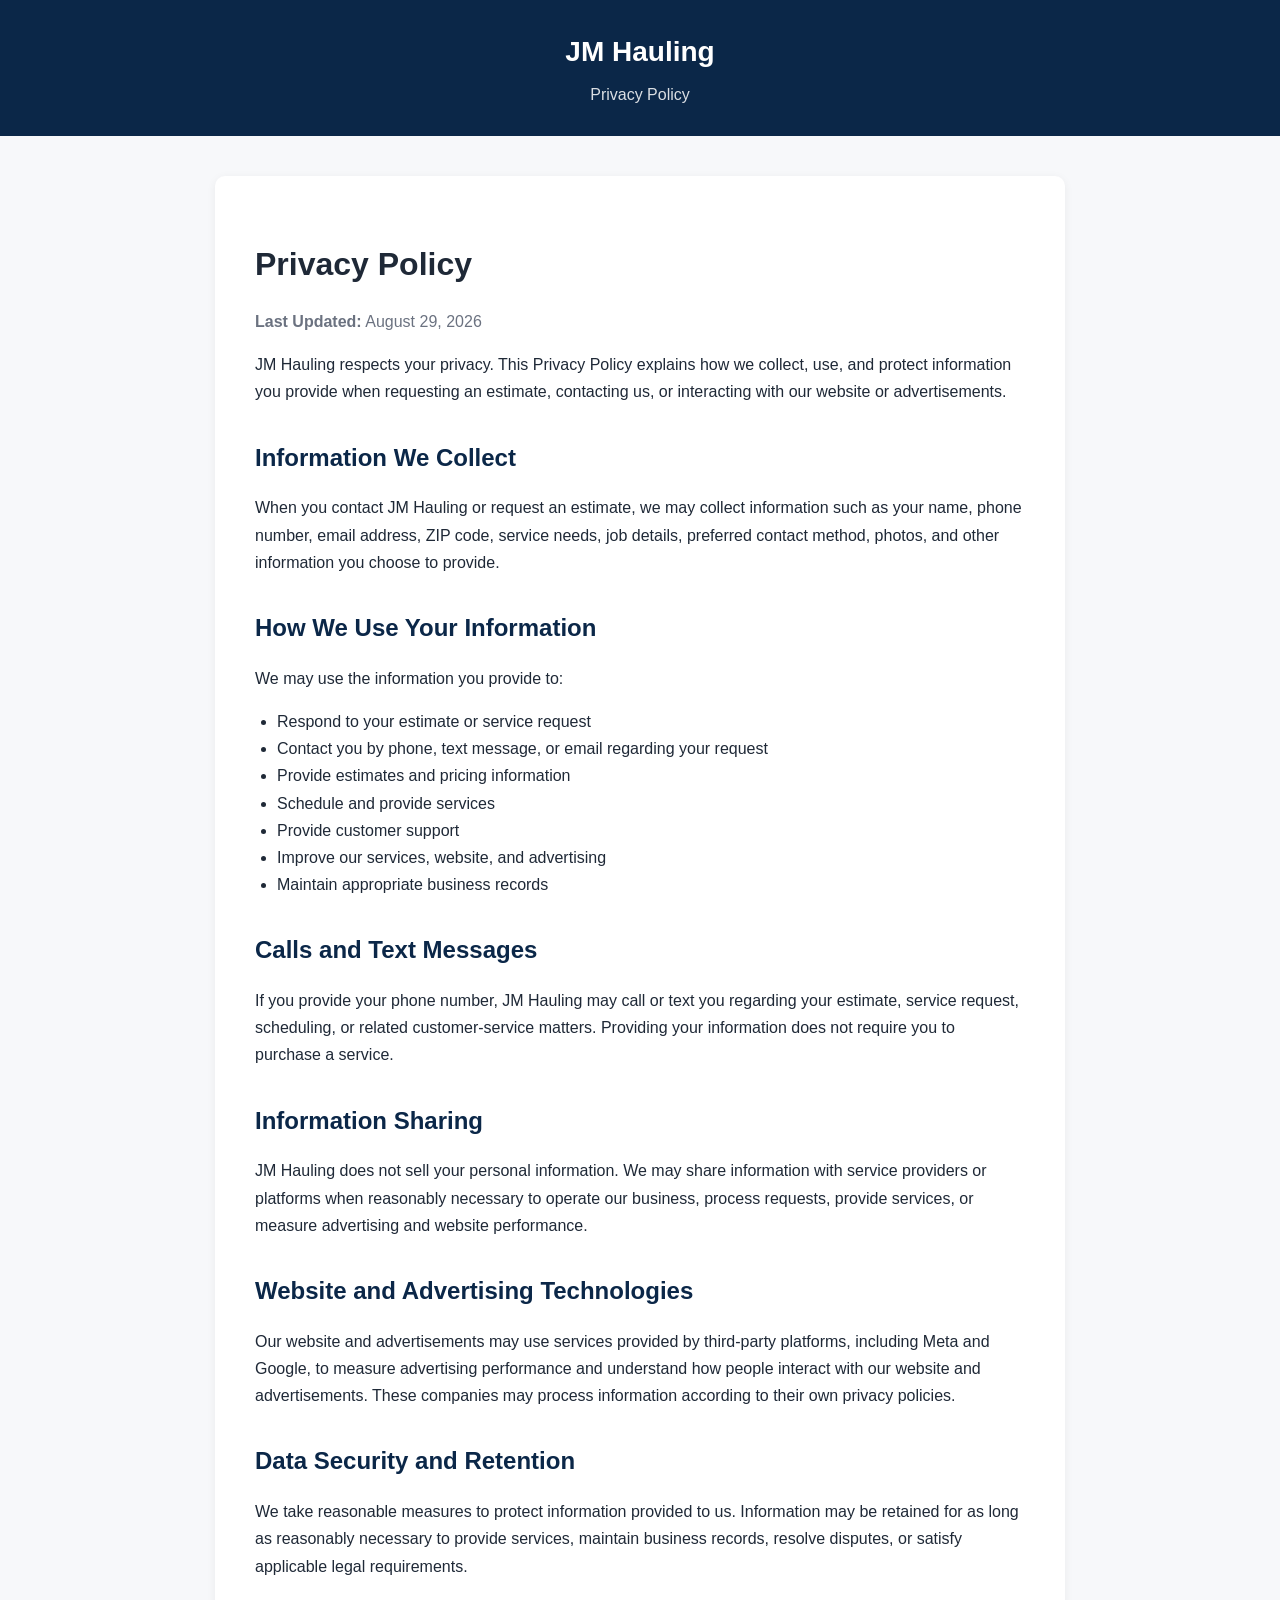
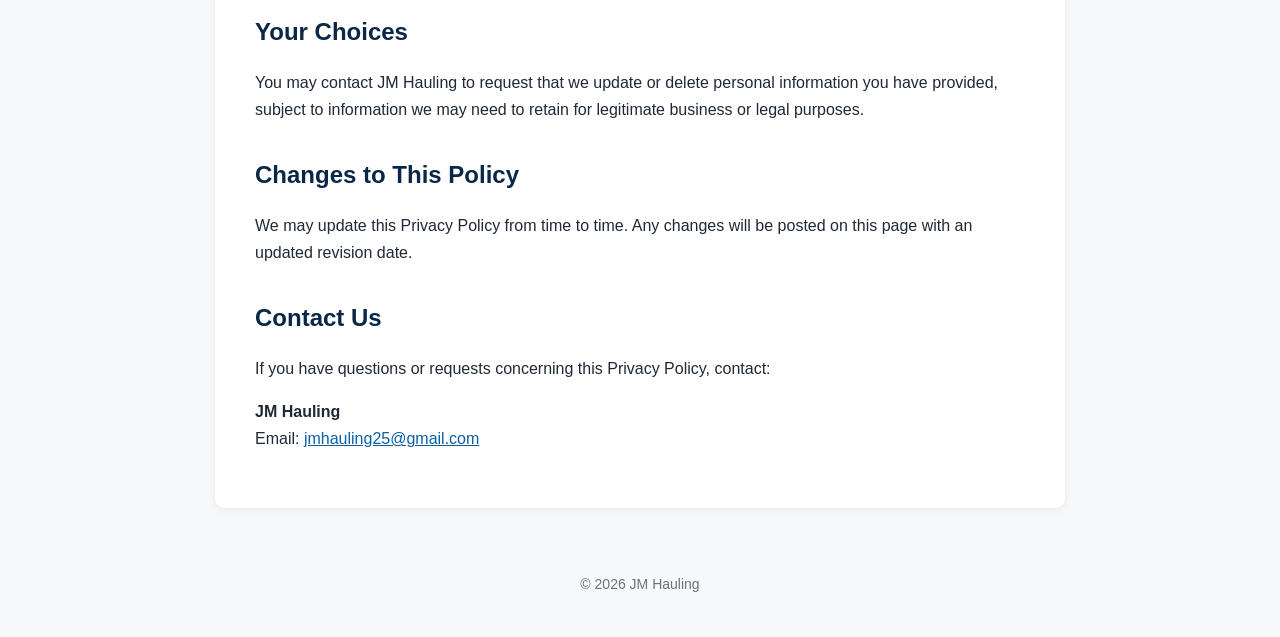
<file: privacy/index.html>
<!DOCTYPE html>
<html lang="en">
<head>
  <meta charset="UTF-8">
  <meta name="viewport" content="width=device-width, initial-scale=1.0">

  <title>Privacy Policy | JM Hauling</title>
  

  <style>
    * {
      box-sizing: border-box;
    }

    body {
      margin: 0;
      font-family: Arial, Helvetica, sans-serif;
      background: #f7f8fa;
      color: #1f2937;
      line-height: 1.7;
    }

    header {
      background: #0b2748;
      color: white;
      padding: 28px 20px;
      text-align: center;
    }

    header h1 {
      margin: 0;
      font-size: 28px;
    }

    header p {
      margin: 5px 0 0;
      opacity: 0.85;
    }

    main {
      max-width: 850px;
      margin: 40px auto;
      background: white;
      padding: 40px;
      border-radius: 10px;
      box-shadow: 0 2px 10px rgba(0,0,0,0.06);
    }

    h2 {
      color: #0b2748;
      margin-top: 32px;
      margin-bottom: 8px;
    }

    p, li {
      font-size: 16px;
    }

    ul {
      padding-left: 22px;
    }

    a {
      color: #0b5fa5;
    }

    .updated {
      color: #6b7280;
      margin-top: -5px;
    }

    footer {
      text-align: center;
      padding: 25px 20px 40px;
      color: #6b7280;
      font-size: 14px;
    }

    @media (max-width: 600px) {
      main {
        margin: 0;
        padding: 28px 20px;
        border-radius: 0;
      }

      header h1 {
        font-size: 24px;
      }
    }
  </style>
  <!-- Google tag (gtag.js) -->
<script async src="https://www.googletagmanager.com/gtag/js?id=G-0M6MHVW9EZ"></script>
<script>
  window.dataLayer = window.dataLayer || [];
  function gtag(){dataLayer.push(arguments);}
  gtag('js', new Date());

  gtag('config', 'G-0M6MHVW9EZ');
  gtag('config', 'AW-18402638297');
</script>
  <!-- Meta Pixel Code -->
<script>
!function(f,b,e,v,n,t,s)
{if(f.fbq)return;n=f.fbq=function(){n.callMethod?
n.callMethod.apply(n,arguments):n.queue.push(arguments)};
if(!f._fbq)f._fbq=n;n.push=n;n.loaded=!0;n.version='2.0';
n.queue=[];t=b.createElement(e);t.async=!0;
t.src=v;s=b.getElementsByTagName(e)[0];
s.parentNode.insertBefore(t,s)}(window, document,'script',
'https://connect.facebook.net/en_US/fbevents.js');
fbq('init', '1035782122408528');
fbq('track', 'PageView');
</script>
<noscript><img height="1" width="1" style="display:none"
src="https://www.facebook.com/tr?id=1035782122408528&ev=PageView&noscript=1"
/></noscript>
<!-- End Meta Pixel Code -->
<meta name="robots" content="noindex, nofollow"></head>

<body>

<header>
  <h1>JM Hauling</h1>
  <p>Privacy Policy</p>
</header>

<main>

  <h1>Privacy Policy</h1>
  <p class="updated"><strong>Last Updated:</strong> August 29, 2026</p>

  <p>
    JM Hauling respects your privacy. This Privacy Policy explains how we
    collect, use, and protect information you provide when requesting an
    estimate, contacting us, or interacting with our website or advertisements.
  </p>

  <h2>Information We Collect</h2>

  <p>
    When you contact JM Hauling or request an estimate, we may collect
    information such as your name, phone number, email address, ZIP code,
    service needs, job details, preferred contact method, photos, and other
    information you choose to provide.
  </p>

  <h2>How We Use Your Information</h2>

  <p>We may use the information you provide to:</p>

  <ul>
    <li>Respond to your estimate or service request</li>
    <li>Contact you by phone, text message, or email regarding your request</li>
    <li>Provide estimates and pricing information</li>
    <li>Schedule and provide services</li>
    <li>Provide customer support</li>
    <li>Improve our services, website, and advertising</li>
    <li>Maintain appropriate business records</li>
  </ul>

  <h2>Calls and Text Messages</h2>

  <p>
    If you provide your phone number, JM Hauling may call or text you regarding
    your estimate, service request, scheduling, or related customer-service
    matters. Providing your information does not require you to purchase a
    service.
  </p>

  <h2>Information Sharing</h2>

  <p>
    JM Hauling does not sell your personal information. We may share
    information with service providers or platforms when reasonably necessary
    to operate our business, process requests, provide services, or measure
    advertising and website performance.
  </p>

  <h2>Website and Advertising Technologies</h2>

  <p>
    Our website and advertisements may use services provided by third-party
    platforms, including Meta and Google, to measure advertising performance
    and understand how people interact with our website and advertisements.
    These companies may process information according to their own privacy
    policies.
  </p>

  <h2>Data Security and Retention</h2>

  <p>
    We take reasonable measures to protect information provided to us.
    Information may be retained for as long as reasonably necessary to provide
    services, maintain business records, resolve disputes, or satisfy
    applicable legal requirements.
  </p>

  <h2>Your Choices</h2>

  <p>
    You may contact JM Hauling to request that we update or delete personal
    information you have provided, subject to information we may need to retain
    for legitimate business or legal purposes.
  </p>

  <h2>Changes to This Policy</h2>

  <p>
    We may update this Privacy Policy from time to time. Any changes will be
    posted on this page with an updated revision date.
  </p>

  <h2>Contact Us</h2>

  <p>
    If you have questions or requests concerning this Privacy Policy, contact:
  </p>

  <p>
    <strong>JM Hauling</strong><br>
    Email:
    <a href="mailto:jmhauling25@gmail.com">jmhauling25@gmail.com</a>
  </p>

</main>

<footer>
  © 2026 JM Hauling
</footer>

<script src="../assets/contact-tracking.js?v=1" defer></script></body>
</html>
</file>
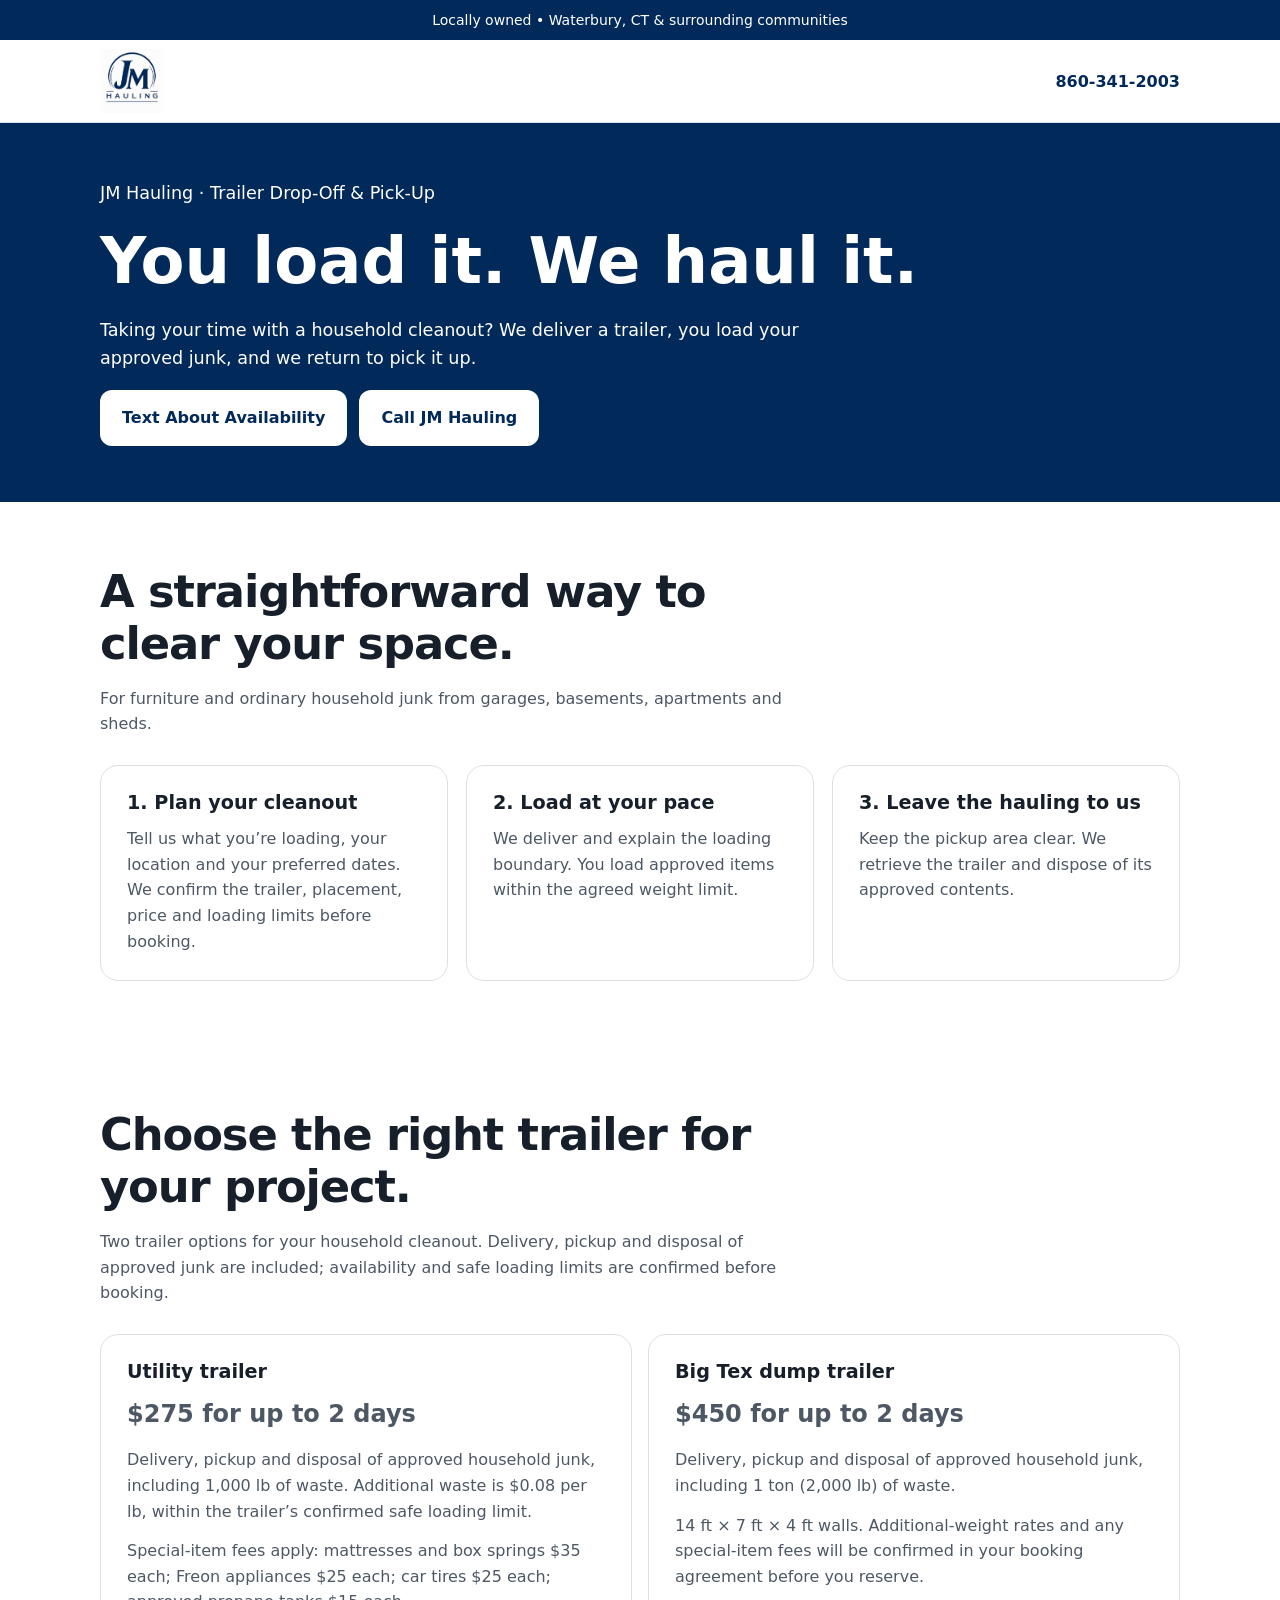
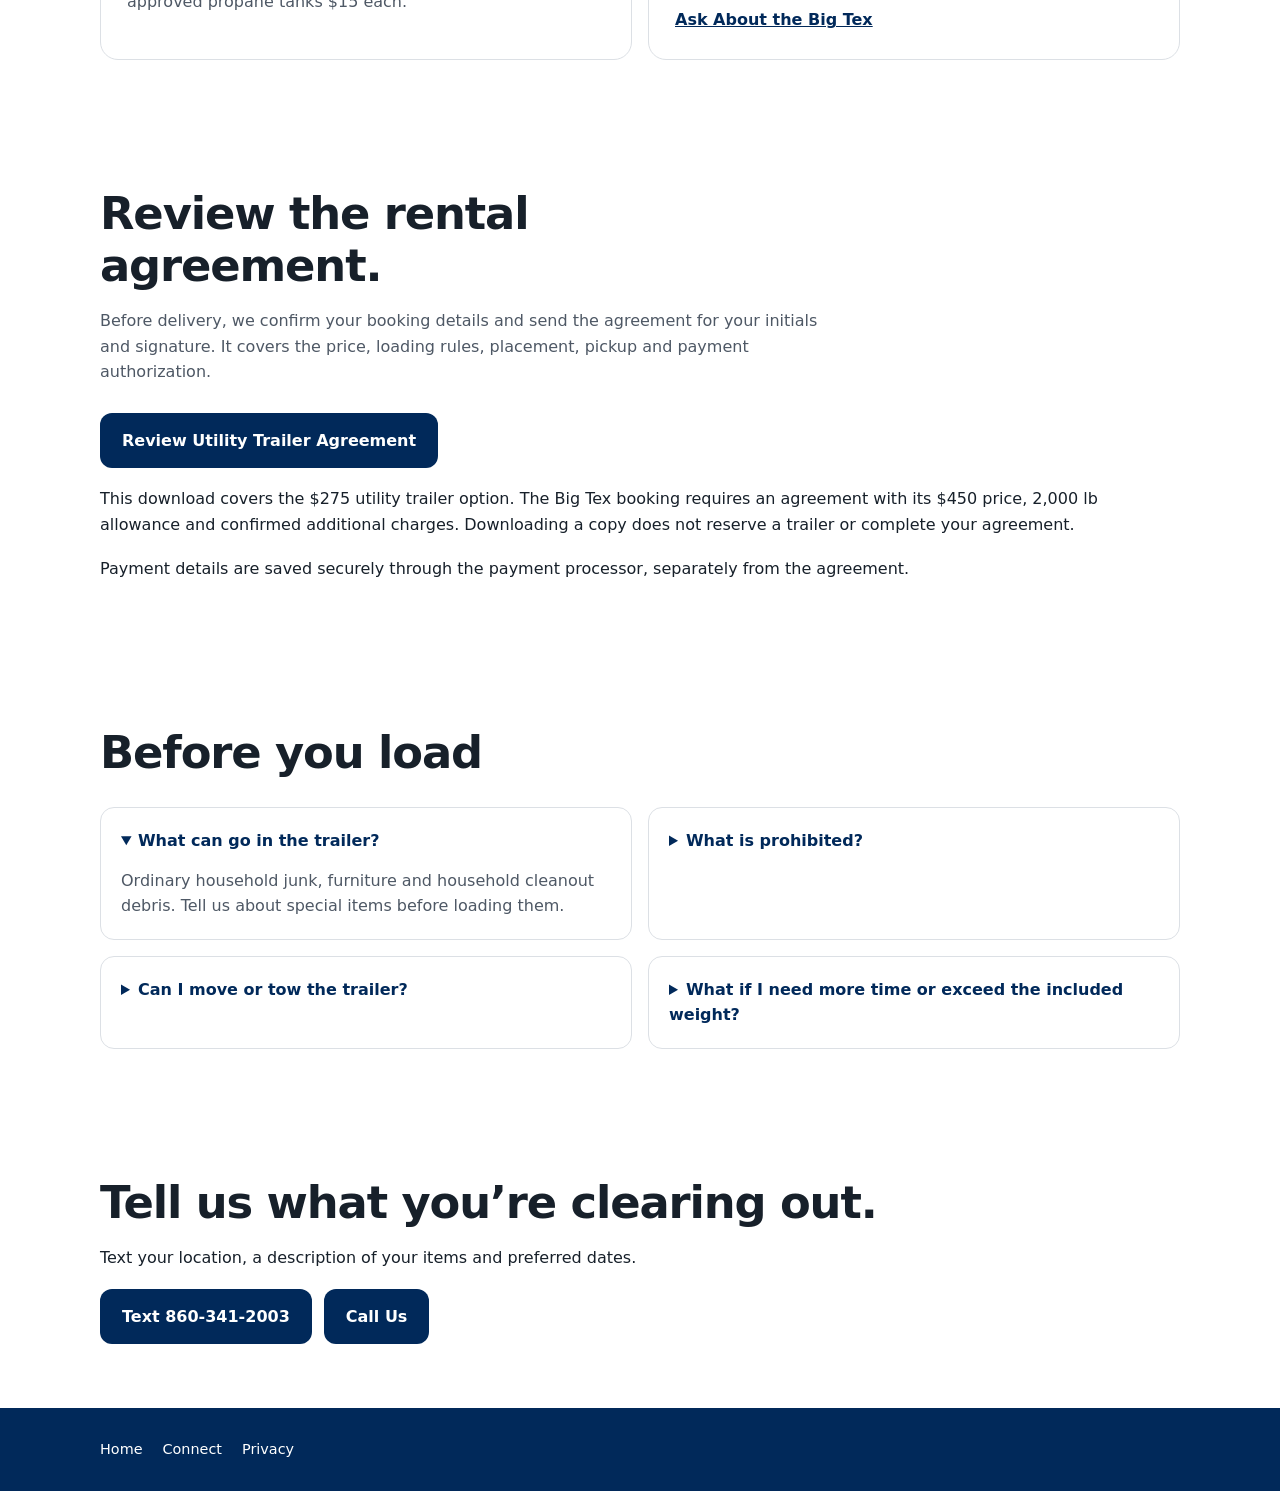
<file: rentals/index.html>
<!DOCTYPE html>
<html lang="en">
<head>
  <!-- Google tag (gtag.js) -->
<script async src="https://www.googletagmanager.com/gtag/js?id=G-0M6MHVW9EZ"></script>
<script>
  window.dataLayer = window.dataLayer || [];
  function gtag(){dataLayer.push(arguments);}
  gtag('js', new Date());

  gtag('config', 'G-0M6MHVW9EZ');
  gtag('config', 'AW-18402638297');
</script>
  <meta charset="UTF-8">
  <meta name="viewport" content="width=device-width, initial-scale=1.0">
  <meta name="description" content="Household-junk trailer drop-off and pickup from JM Hauling in Waterbury, CT. Review loading rules and request availability.">
  
  <title>Trailer Drop-Off & Pick-Up | JM Hauling</title>
  <link rel="icon" type="image/png" href="../assets/logo.png">
<link rel="apple-touch-icon" href="../assets/logo.png">
<link rel="stylesheet" href="../assets/styles.css?v=3">
  <!-- Meta Pixel Code -->
<script>
!function(f,b,e,v,n,t,s)
{if(f.fbq)return;n=f.fbq=function(){n.callMethod?
n.callMethod.apply(n,arguments):n.queue.push(arguments)};
if(!f._fbq)f._fbq=n;n.push=n;n.loaded=!0;n.version='2.0';
n.queue=[];t=b.createElement(e);t.async=!0;
t.src=v;s=b.getElementsByTagName(e)[0];
s.parentNode.insertBefore(t,s)}(window, document,'script',
'https://connect.facebook.net/en_US/fbevents.js');
fbq('init', '1035782122408528');
fbq('track', 'PageView');
</script>
<noscript><img height="1" width="1" style="display:none"
src="https://www.facebook.com/tr?id=1035782122408528&ev=PageView&noscript=1"
/></noscript>
<!-- End Meta Pixel Code -->
<style>.rental-hero{background:var(--navy);color:white;padding:56px 0}.rental-hero h1{font-size:clamp(2.4rem,7vw,4rem);line-height:1.1;margin:0 0 20px}.rental-hero p{max-width:700px;font-size:1.1rem}.rental-details{background:white}.rental-grid{display:grid;grid-template-columns:1fr 1fr;gap:16px}.rental-price{font-size:1.5rem;color:var(--navy);font-weight:800}.service p+p{margin-top:14px}footer{background:var(--navy)}.topbar{background:var(--navy)}@media(max-width:700px){.rental-grid,.service-grid,.faq-grid{grid-template-columns:1fr}}</style>
<meta name="robots" content="noindex, nofollow"></head>
<body>
<div class="topbar">Locally owned • Waterbury, CT & surrounding communities</div>
<nav class="nav"><div class="container nav-inner"><a class="logo" href="../"><img src="../assets/logo.png" alt="JM Hauling"></a><a class="nav-contact" href="tel:+18603412003">860-341-2003</a></div></nav>
<main>
<header class="rental-hero"><div class="container"><p>JM Hauling · Trailer Drop-Off & Pick-Up</p><h1>You load it. We haul it.</h1><p>Taking your time with a household cleanout? We deliver a trailer, you load your approved junk, and we return to pick it up.</p><div class="hero-actions"><a class="btn btn-light" href="sms:+18603412003">Text About Availability</a><a class="btn btn-light" href="tel:+18603412003">Call JM Hauling</a></div></div></header>
<section><div class="container"><div class="section-intro"><h2>A straightforward way to clear your space.</h2><p>For furniture and ordinary household junk from garages, basements, apartments and sheds.</p></div><div class="service-grid">
<article class="service"><h3>1. Plan your cleanout</h3><p>Tell us what you’re loading, your location and your preferred dates. We confirm the trailer, placement, price and loading limits before booking.</p></article>
<article class="service"><h3>2. Load at your pace</h3><p>We deliver and explain the loading boundary. You load approved items within the agreed weight limit.</p></article>
<article class="service"><h3>3. Leave the hauling to us</h3><p>Keep the pickup area clear. We retrieve the trailer and dispose of its approved contents.</p></article>
</div></div></section>
<section class="rental-details"><div class="container"><div class="section-intro"><h2>Choose the right trailer for your project.</h2><p>Two trailer options for your household cleanout. Delivery, pickup and disposal of approved junk are included; availability and safe loading limits are confirmed before booking.</p></div><div class="rental-grid">
<article class="service"><h3>Utility trailer</h3><p class="rental-price">$275 for up to 2 days</p><p>Delivery, pickup and disposal of approved household junk, including 1,000 lb of waste. Additional waste is $0.08 per lb, within the trailer’s confirmed safe loading limit.</p><p>Special-item fees apply: mattresses and box springs $35 each; Freon appliances $25 each; car tires $25 each; approved propane tanks $15 each.</p></article>
<article class="service"><h3>Big Tex dump trailer</h3><p class="rental-price">$450 for up to 2 days</p><p>Delivery, pickup and disposal of approved household junk, including 1 ton (2,000 lb) of waste.</p><p>14 ft × 7 ft × 4 ft walls. Additional-weight rates and any special-item fees will be confirmed in your booking agreement before you reserve.</p><a href="sms:+18603412003">Ask About the Big Tex</a></article>
</div></div></section>
<section><div class="container"><div class="section-intro"><h2>Review the rental agreement.</h2><p>Before delivery, we confirm your booking details and send the agreement for your initials and signature. It covers the price, loading rules, placement, pickup and payment authorization.</p></div><p><a class="btn btn-primary" href="agreement.pdf" download>Review Utility Trailer Agreement</a></p><p>This download covers the $275 utility trailer option. The Big Tex booking requires an agreement with its $450 price, 2,000 lb allowance and confirmed additional charges. Downloading a copy does not reserve a trailer or complete your agreement.</p><p>Payment details are saved securely through the payment processor, separately from the agreement.</p></div></section>
<section class="rental-details"><div class="container"><div class="section-intro"><h2>Before you load</h2></div><div class="faq-grid">
<details open><summary>What can go in the trailer?</summary><p>Ordinary household junk, furniture and household cleanout debris. Tell us about special items before loading them.</p></details>
<details><summary>What is prohibited?</summary><p>No hazardous materials, chemicals, paint, fuel, oil, batteries, asbestos, medical waste, explosives or unidentified liquids. No rocks, concrete, bricks, soil, asphalt, roofing or heavy construction materials without prior written approval and an agreed loading limit.</p></details>
<details><summary>Can I move or tow the trailer?</summary><p>Only JM Hauling may move or tow it. We confirm a suitable placement area with you before delivery.</p></details>
<details><summary>What if I need more time or exceed the included weight?</summary><p>Contact us before the scheduled pickup to request an extension. Extensions require approval and an agreed price. Weight overage does not permit overloading; your trailer’s safe payload and loading boundary still apply.</p></details>
</div></div></section>
<section><div class="container"><h2>Tell us what you’re clearing out.</h2><p>Text your location, a description of your items and preferred dates.</p><div class="hero-actions"><a class="btn btn-primary" href="sms:+18603412003">Text 860-341-2003</a><a class="btn btn-primary" href="tel:+18603412003">Call Us</a></div></div></section>
</main><footer><div class="container footer-links"><a href="../">Home</a><a href="../connect/">Connect</a><a href="../privacy/">Privacy</a></div></footer>
<script src="../assets/contact-tracking.js?v=1" defer></script></body></html>
</file>
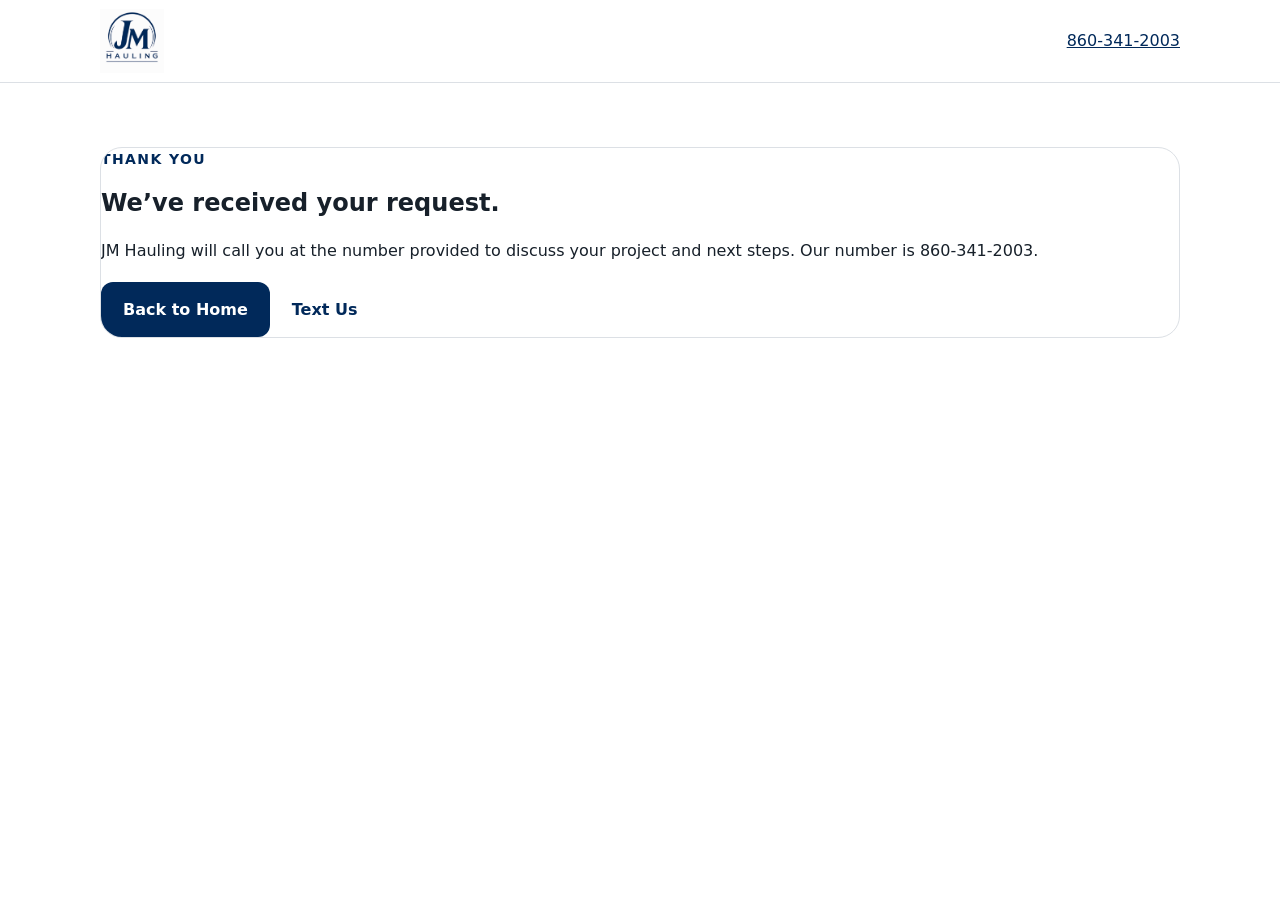
<file: thank-you/index.html>
<!DOCTYPE html><html lang="en"><head><meta charset="UTF-8"><meta name="viewport" content="width=device-width, initial-scale=1"><title>Request Received | JM Hauling</title><link rel="stylesheet" href="../assets/styles.css?v=3">  <!-- Google tag (gtag.js) -->
<script async src="https://www.googletagmanager.com/gtag/js?id=G-0M6MHVW9EZ"></script>
<script>
  window.dataLayer = window.dataLayer || [];
  function gtag(){dataLayer.push(arguments);}
  gtag('js', new Date());

  gtag('config', 'G-0M6MHVW9EZ');
  gtag('config', 'AW-18402638297');
</script>  <!-- Meta Pixel Code -->
<script>
!function(f,b,e,v,n,t,s)
{if(f.fbq)return;n=f.fbq=function(){n.callMethod?
n.callMethod.apply(n,arguments):n.queue.push(arguments)};
if(!f._fbq)f._fbq=n;n.push=n;n.loaded=!0;n.version='2.0';
n.queue=[];t=b.createElement(e);t.async=!0;
t.src=v;s=b.getElementsByTagName(e)[0];
s.parentNode.insertBefore(t,s)}(window, document,'script',
'https://connect.facebook.net/en_US/fbevents.js');
fbq('init', '1035782122408528');
fbq('track', 'PageView');
</script>
<noscript><img height="1" width="1" style="display:none"
src="https://www.facebook.com/tr?id=1035782122408528&ev=PageView&noscript=1"
/></noscript>
<!-- End Meta Pixel Code --><meta name="robots" content="noindex, nofollow"></head><body><nav class="nav"><div class="container nav-inner"><a class="logo" href="../"><img src="../assets/logo.png" alt="JM Hauling"></a><a href="tel:+18603412003">860-341-2003</a></div></nav><main><section><div class="container quote-card"><p class="kicker">Thank you</p><h1>We’ve received your request.</h1><p>JM Hauling will call you at the number provided to discuss your project and next steps. Our number is 860-341-2003.</p><a class="btn btn-primary" href="../">Back to Home</a><a class="btn" href="sms:+18603412003">Text Us</a></div></section></main><script src="../assets/contact-tracking.js?v=1" defer></script></body></html>
</file>
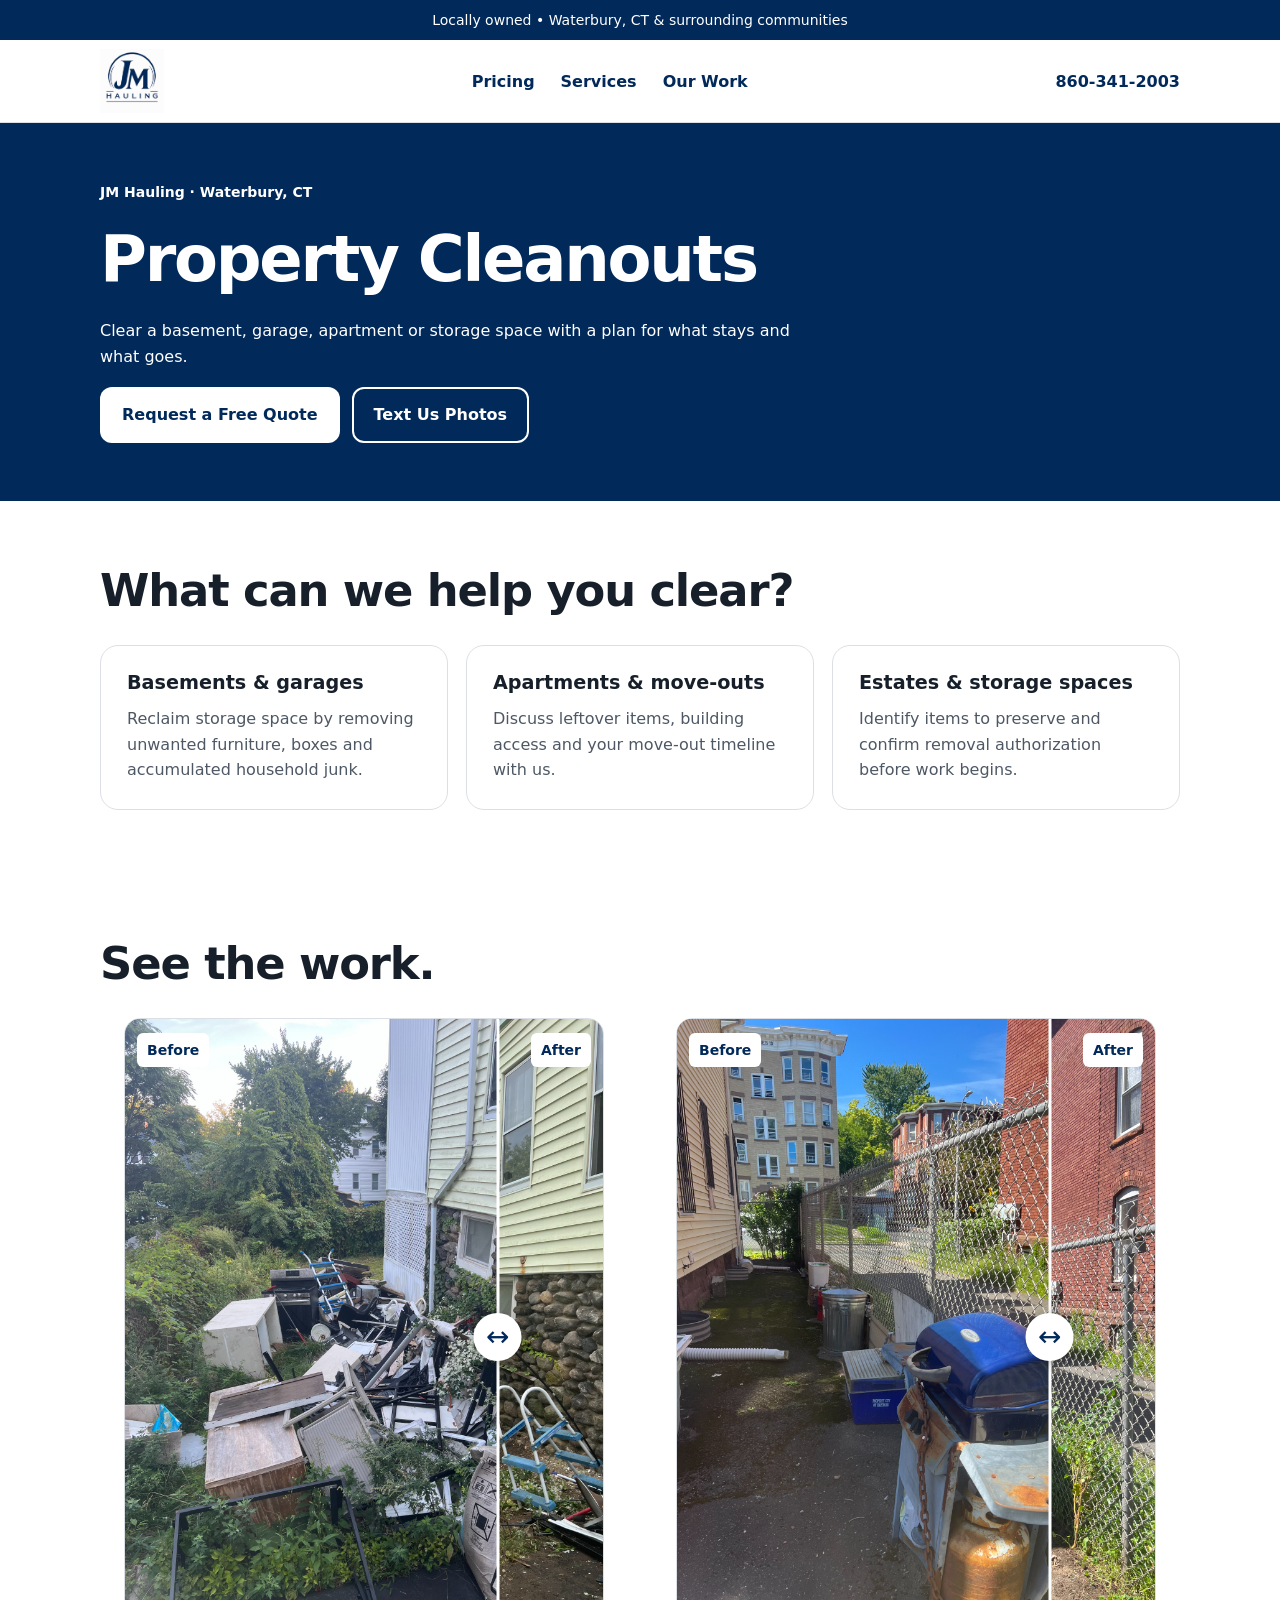
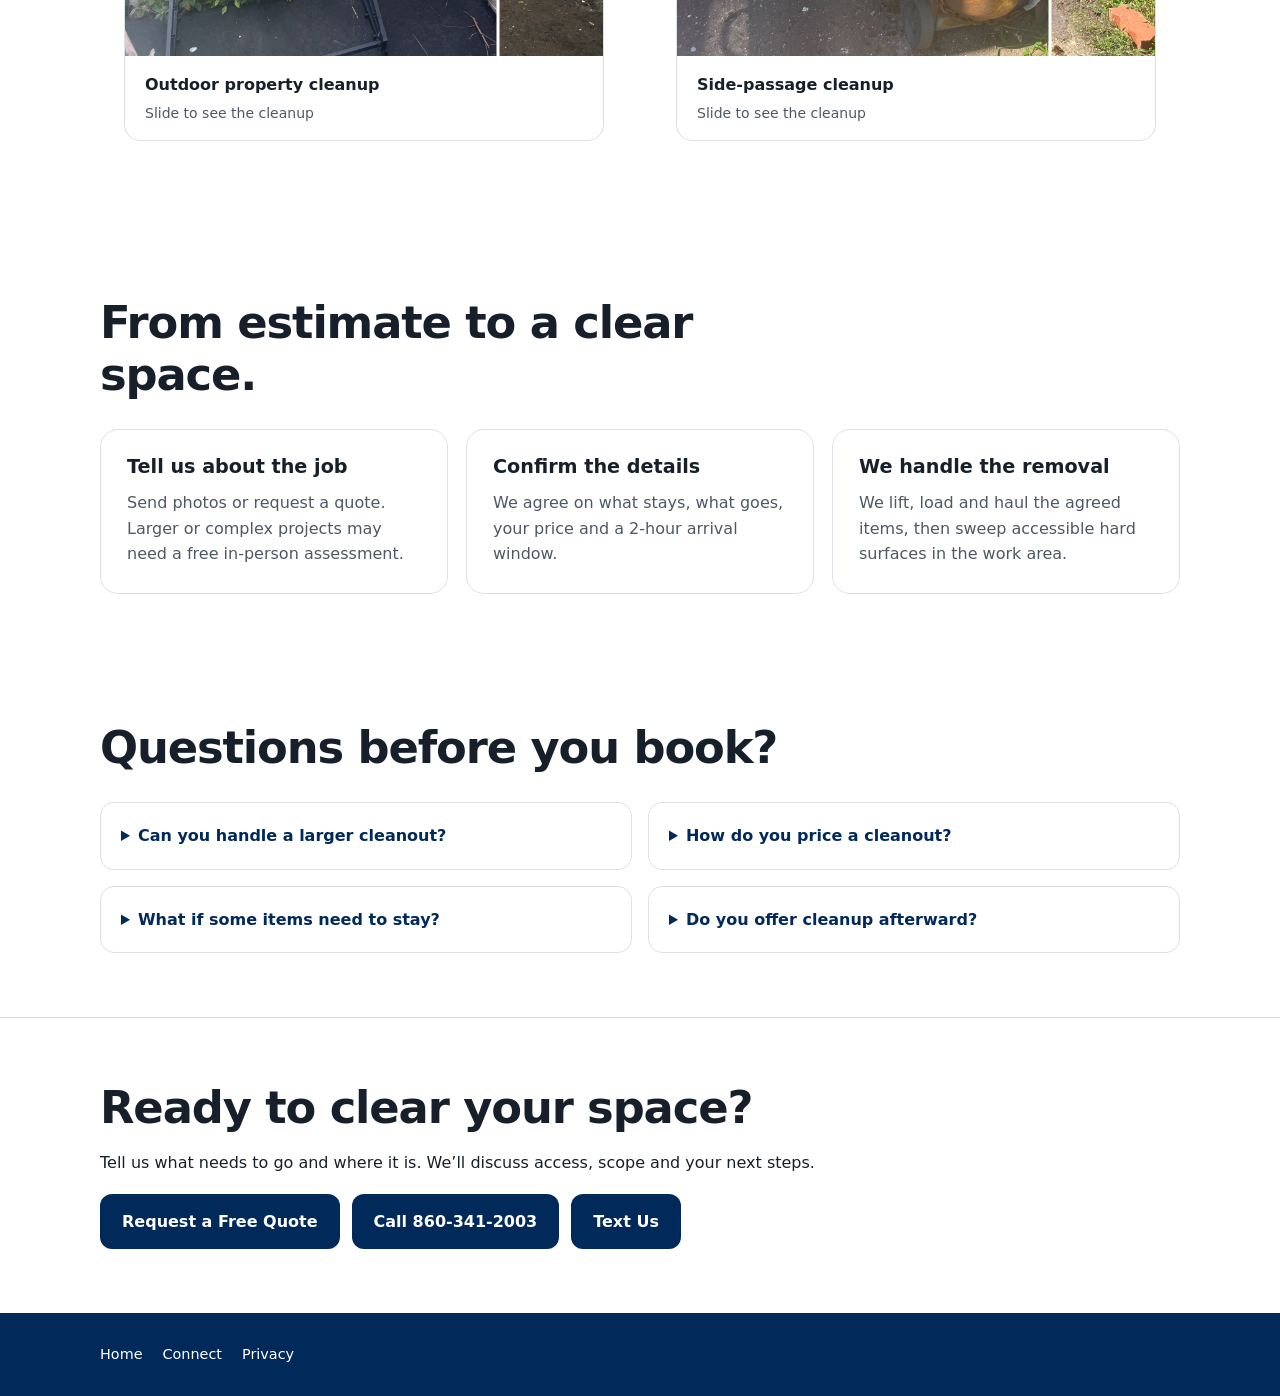
<file: services/cleanouts/index.html>
<!DOCTYPE html>
<html lang="en">
<head>
  <!-- Google tag (gtag.js) -->
<script async src="https://www.googletagmanager.com/gtag/js?id=G-0M6MHVW9EZ"></script>
<script>
  window.dataLayer = window.dataLayer || [];
  function gtag(){dataLayer.push(arguments);}
  gtag('js', new Date());

  gtag('config', 'G-0M6MHVW9EZ');
  gtag('config', 'AW-18402638297');
</script>
  <meta charset="UTF-8">
  <meta name="viewport" content="width=device-width, initial-scale=1.0">
  <meta name="description" content="Clear a basement, garage, apartment or storage space with a plan for what stays and what goes.">
  <title>Property Cleanouts | JM Hauling</title>
  <link rel="icon" type="image/png" href="../../assets/logo.png">
<link rel="apple-touch-icon" href="../../assets/logo.png">
<link rel="stylesheet" href="../../assets/styles.css?v=3">
  <!-- Meta Pixel Code -->
<script>
!function(f,b,e,v,n,t,s)
{if(f.fbq)return;n=f.fbq=function(){n.callMethod?
n.callMethod.apply(n,arguments):n.queue.push(arguments)};
if(!f._fbq)f._fbq=n;n.push=n;n.loaded=!0;n.version='2.0';
n.queue=[];t=b.createElement(e);t.async=!0;
t.src=v;s=b.getElementsByTagName(e)[0];
s.parentNode.insertBefore(t,s)}(window, document,'script',
'https://connect.facebook.net/en_US/fbevents.js');
fbq('init', '1035782122408528');
fbq('track', 'PageView');
</script>
<noscript><img height="1" width="1" style="display:none"
src="https://www.facebook.com/tr?id=1035782122408528&ev=PageView&noscript=1"
/></noscript>
<!-- End Meta Pixel Code -->
<meta name="robots" content="noindex, nofollow"></head>
<body><div class="topbar">Locally owned • Waterbury, CT & surrounding communities</div>
 <nav class="nav"><div class="container nav-inner"><a class="logo" href="../../"><img src="../../assets/logo.png" alt="JM Hauling"></a><div class="nav-links"><a href="../../#pricing">Pricing</a><a href="../../#services">Services</a><a href="../../gallery/">Our Work</a></div><a class="nav-contact" href="tel:+18603412003">860-341-2003</a></div></nav>
 <main><header class="subhero"><div class="container"><p class="eyebrow">JM Hauling · Waterbury, CT</p><h1>Property Cleanouts</h1><p>Clear a basement, garage, apartment or storage space with a plan for what stays and what goes.</p><div class="hero-actions"><a class="btn btn-light" href="../../#quote">Request a Free Quote</a><a class="btn btn-outline" href="sms:+18603412003">Text Us Photos</a></div></div></header><section><div class="container"><div class="section-intro"><h2>What can we help you clear?</h2></div><div class="service-grid"><article class="service"><h3>Basements & garages</h3><p>Reclaim storage space by removing unwanted furniture, boxes and accumulated household junk.</p></article><article class="service"><h3>Apartments & move-outs</h3><p>Discuss leftover items, building access and your move-out timeline with us.</p></article><article class="service"><h3>Estates & storage spaces</h3><p>Identify items to preserve and confirm removal authorization before work begins.</p></article></div></div></section><section><div class="container"><div class="section-intro"><h2>See the work.</h2></div><div class="comparison-grid"><figure class="comparison-card"><div class="comparison" style="--split:78%">
 <img loading="lazy" src="../../assets/property-after-hd.jpg" alt="Outdoor property cleanup: after" width="1536" height="2048">
 <img loading="lazy" class="comparison-before" src="../../assets/property-before-hd.jpg" alt="Outdoor property cleanup: before" width="1536" height="2048">
 <span class="comparison-label before-label">Before</span><span class="comparison-label after-label">After</span>
 <div class="comparison-divider"><span aria-hidden="true">↔</span></div>
 <input class="comparison-input" type="range" min="0" max="100" value="78" aria-label="Slide to compare outdoor property cleanup">
 </div><figcaption>Outdoor property cleanup<small>Slide to see the cleanup</small></figcaption></figure><figure class="comparison-card"><div class="comparison" style="--split:78%">
 <img loading="lazy" src="../../assets/alley-after-hd.jpg" alt="Side-passage cleanup: after" width="1536" height="2048">
 <img loading="lazy" class="comparison-before" src="../../assets/alley-before-hd.jpg" alt="Side-passage cleanup: before" width="1536" height="2048">
 <span class="comparison-label before-label">Before</span><span class="comparison-label after-label">After</span>
 <div class="comparison-divider"><span aria-hidden="true">↔</span></div>
 <input class="comparison-input" type="range" min="0" max="100" value="78" aria-label="Slide to compare side-passage cleanup">
 </div><figcaption>Side-passage cleanup<small>Slide to see the cleanup</small></figcaption></figure></div></div></section><section><div class="container"><div class="section-intro"><h2>From estimate to a clear space.</h2></div><div class="service-grid"><article class="service"><h3>Tell us about the job</h3><p>Send photos or request a quote. Larger or complex projects may need a free in-person assessment.</p></article><article class="service"><h3>Confirm the details</h3><p>We agree on what stays, what goes, your price and a 2-hour arrival window.</p></article><article class="service"><h3>We handle the removal</h3><p>We lift, load and haul the agreed items, then sweep accessible hard surfaces in the work area.</p></article></div></div></section><section><div class="container"><div class="section-intro"><h2>Questions before you book?</h2></div><div class="faq-grid"><details><summary>Can you handle a larger cleanout?</summary><p>Yes. Send an overview and photos. Larger cleanouts may need an in-person assessment so we can plan access, labor and loads.</p></details><details><summary>How do you price a cleanout?</summary><p>We consider the volume, material, access and work involved, then confirm the agreed scope and price before starting.</p></details><details><summary>What if some items need to stay?</summary><p>Point them out during the assessment. We confirm the removal scope before loading.</p></details><details><summary>Do you offer cleanup afterward?</summary><p>We sweep accessible hard surfaces in the work area after removing the agreed items.</p></details></div></div></section>
 <section class="service-cta"><div class="container"><h2>Ready to clear your space?</h2><p>Tell us what needs to go and where it is. We’ll discuss access, scope and your next steps.</p><div class="hero-actions"><a class="btn btn-primary" href="../../#quote">Request a Free Quote</a><a class="btn btn-primary" href="tel:+18603412003">Call 860-341-2003</a><a class="btn btn-primary" href="sms:+18603412003">Text Us</a></div></div></section></main>
 <footer><div class="container footer-links"><a href="../../">Home</a><a href="../../connect/">Connect</a><a href="../../privacy/">Privacy</a></div></footer><script src="../../assets/comparison.js" defer></script><script src="../../assets/contact-tracking.js?v=1" defer></script></body></html>
</file>
<file: assets/styles.css>
:root{--navy:#01295a;--navy2:var(--navy);--blue:var(--navy);--ink:#17202a;--muted:#4e5865;--line:#dce0e5;--soft:#fff;--white:#fff}
*{box-sizing:border-box}html{scroll-behavior:smooth}body{margin:0;background:#fff;color:var(--ink);font:16px/1.6 ui-sans-serif,system-ui,-apple-system,"Segoe UI",sans-serif}img{display:block;max-width:100%}a{color:var(--navy)}input,button{font:inherit}h1,h2,h3{line-height:1.16}h2{font-size:clamp(1.9rem,4vw,2.8rem);letter-spacing:-.025em;margin:0 0 16px}h3{font-size:1.2rem;margin:0 0 12px}p{margin:0 0 18px}.container{width:min(1080px,calc(100% - 40px));margin:auto}
.topbar{background:var(--navy);color:white;text-align:center;padding:9px 20px;font-size:.875rem}.nav{background:white;border-bottom:1px solid var(--line);position:sticky;top:0;z-index:20}.nav-inner{min-height:82px;display:flex;align-items:center;justify-content:space-between;gap:20px}.logo img{width:64px;height:64px;object-fit:contain}.nav-contact{font-weight:800;text-decoration:none}.nav-links{display:flex;gap:26px}.nav-links a{text-decoration:none;font-weight:700}
.hero{background:var(--navy);color:white;padding:48px 0}.hero-layout{display:grid;grid-template-columns:1.1fr .9fr;align-items:center;gap:48px}.hero h1{font-size:clamp(2.6rem,5.5vw,4.5rem);letter-spacing:-.04em;margin:0 0 24px}.hero p{font-size:1.1rem}.hero-photo{width:100%;height:auto;border-radius:20px}.hero-actions{display:flex;flex-wrap:wrap;gap:12px}.eyebrow{font-size:.875rem!important;font-weight:750;margin-bottom:18px}.promise{margin-top:24px;font-size:.9rem}.btn{display:inline-flex;align-items:center;justify-content:center;min-height:48px;padding:13px 20px;border:2px solid transparent;border-radius:12px;font-weight:800;text-decoration:none}.btn-light{background:white;color:var(--navy)}.btn-primary{background:var(--navy);color:white}.btn-outline{background:transparent;color:white;border-color:white}
.trust-strip{display:flex;justify-content:space-between;gap:20px;padding:22px 0;border-bottom:1px solid var(--line);font-weight:700}section{padding:64px 0}section[id]{scroll-margin-top:90px}.section-intro{max-width:720px;margin-bottom:28px}.section-intro p{color:var(--muted)}.kicker{font-size:.875rem;text-transform:uppercase;letter-spacing:.1em;font-weight:800;color:var(--navy);margin-bottom:14px}
.service-grid{display:grid;grid-template-columns:repeat(3,minmax(0,1fr));gap:18px}.service{border:1px solid var(--line);border-radius:18px;padding:26px;background:white;color:var(--ink)}.service p{color:var(--muted);margin-bottom:0}.service a{display:inline-block;margin-top:18px;font-weight:750}.services{background:white}.step-no{display:block;font-size:1.8rem;font-weight:850;color:var(--navy);margin-bottom:18px}.promises{background:var(--navy);color:white}.promises .kicker,.promises .section-intro p{color:white}.price-grid{display:grid;grid-template-columns:repeat(5,minmax(0,1fr));gap:12px}.price-card{border:1px solid var(--line);border-radius:16px;padding:22px 16px}.price-card h3{font-size:.95rem;min-height:2.3em;margin-bottom:12px}.price-card strong{font-size:2.5rem;letter-spacing:-.04em}.price-card p{font-size:.9rem;color:var(--muted);margin:12px 0 0}.price-card:last-child{background:var(--navy);color:white}.price-card:last-child p{color:white}.pricing-note{font-size:.9rem;color:var(--muted);margin:24px 0;line-height:1.7}.commercial{display:grid;grid-template-columns:1fr 1fr;gap:40px;align-items:center}.commercial img{width:100%;height:360px;object-fit:cover;border-radius:20px}.reviews{background:var(--navy);color:white}.reviews-row{display:flex;gap:26px;align-items:center;justify-content:space-between}.reviews p{margin:0}.reviews .btn{background:white;color:var(--navy);white-space:nowrap}
.faq-grid{display:grid;grid-template-columns:1fr 1fr;gap:16px}details{padding:20px;border:1px solid var(--line);border-radius:14px}summary{cursor:pointer;font-weight:750;color:var(--navy)}details p{color:var(--muted);margin:14px 0 0}.quote-card{border:1px solid var(--line);border-radius:22px;overflow:hidden}.quote-head{padding:30px;border-bottom:1px solid var(--line)}.quote-card>.pricing-note{padding:0 30px}.subhero{background:var(--navy);color:white;padding:58px 0}.subhero h1{font-size:clamp(2.3rem,5vw,4rem);letter-spacing:-.035em;margin:0 0 22px}.subhero p{max-width:700px}.subcontent{max-width:800px}.subcontent h2{margin-top:30px}.subcontent p{color:var(--muted)}.service-cta{border-top:1px solid var(--line)}
.comparison-grid{display:grid;grid-template-columns:repeat(2,minmax(0,1fr));gap:24px;margin:0 0 28px;align-items:start}.comparison-card{margin:0;border:1px solid var(--line);border-radius:16px;overflow:hidden;max-width:480px;width:100%;justify-self:center;background:white}.comparison{position:relative;aspect-ratio:3/4;overflow:hidden;isolation:isolate}.comparison>img{position:absolute;inset:0;width:100%;height:100%;object-fit:cover;pointer-events:none;user-select:none}.comparison>.comparison-before{clip-path:inset(0 calc(100% - var(--split)) 0 0)}.comparison-label{position:absolute;top:14px;background:white;color:var(--navy);padding:6px 10px;border-radius:6px;font-weight:750;font-size:.875rem}.before-label{left:12px}.after-label{right:12px}.comparison-divider{position:absolute;top:0;bottom:0;left:var(--split);width:3px;background:white;transform:translateX(-50%);pointer-events:none}.comparison-divider span{position:absolute;top:50%;left:50%;transform:translate(-50%,-50%);display:grid;place-items:center;width:48px;height:48px;border-radius:50%;background:white;color:var(--navy);font-size:28px;box-shadow:0 2px 14px #0004}.comparison-input{position:absolute;inset:0;width:100%;height:100%;margin:0;opacity:0;cursor:ew-resize;touch-action:pan-y}.comparison:focus-within{outline:3px solid var(--navy);outline-offset:-4px}.comparison-card figcaption{padding:16px 20px;font-weight:750}.comparison-card small{display:block;font-size:.875rem;font-weight:400;color:var(--muted);margin-top:4px}.work-photo{margin:30px auto 0;max-width:600px}.work-photo img{width:100%;height:auto;border-radius:16px}.work-photo figcaption{padding:12px 0;color:var(--muted)}
.connect-body{background:white}.connect-card{width:min(520px,calc(100% - 32px));margin:40px auto;padding:32px;border:1px solid var(--line);border-radius:24px;text-align:center;background:white}.connect-card>img{width:96px;margin:auto}.connect-card h1{font-size:2.1rem}.connect-actions{display:grid;gap:12px}.connect-actions a{border:1px solid var(--line);border-radius:12px;padding:16px;text-decoration:none;font-weight:800}.connect-actions a:first-child{background:var(--navy);color:white}footer{background:var(--navy);color:white;padding:30px 0;font-size:.9rem}.footer-row{display:flex;align-items:center;justify-content:space-between;gap:22px;flex-wrap:wrap}.footer-row img{width:56px;height:56px;border-radius:8px}.footer-links{display:flex;flex-wrap:wrap;gap:20px}.footer-links a{color:white;text-decoration:none}a:focus-visible,summary:focus-visible{outline:3px solid var(--navy);outline-offset:4px}.hero a:focus-visible,.subhero a:focus-visible,footer a:focus-visible{outline-color:white}
@media(max-width:850px){.nav-links{display:none}.hero-layout{gap:28px;grid-template-columns:1fr 1fr}.price-grid{grid-template-columns:repeat(2,minmax(0,1fr))}.price-card:last-child{grid-column:1/-1}.service-grid{grid-template-columns:1fr}.commercial{grid-template-columns:1fr}.reviews-row{align-items:flex-start;flex-direction:column}}
@media(max-width:620px){.container{width:calc(100% - 32px)}.nav-inner{min-height:72px;gap:12px}.logo img{width:54px;height:54px}.hero{padding:32px 0}.hero-layout{grid-template-columns:1fr;gap:28px}.hero-photo{max-width:420px;justify-self:center}.hero h1{font-size:2.8rem}.hero-actions .btn{flex:1 1 auto}.trust-strip{flex-direction:column;gap:8px}section{padding:42px 0}.comparison-grid,.faq-grid{grid-template-columns:1fr}.commercial img{height:auto}.subhero{padding:42px 0}.quote-head{padding:24px}.connect-card{padding:24px}}
@media(prefers-reduced-motion:reduce){html{scroll-behavior:auto}}
</file>
